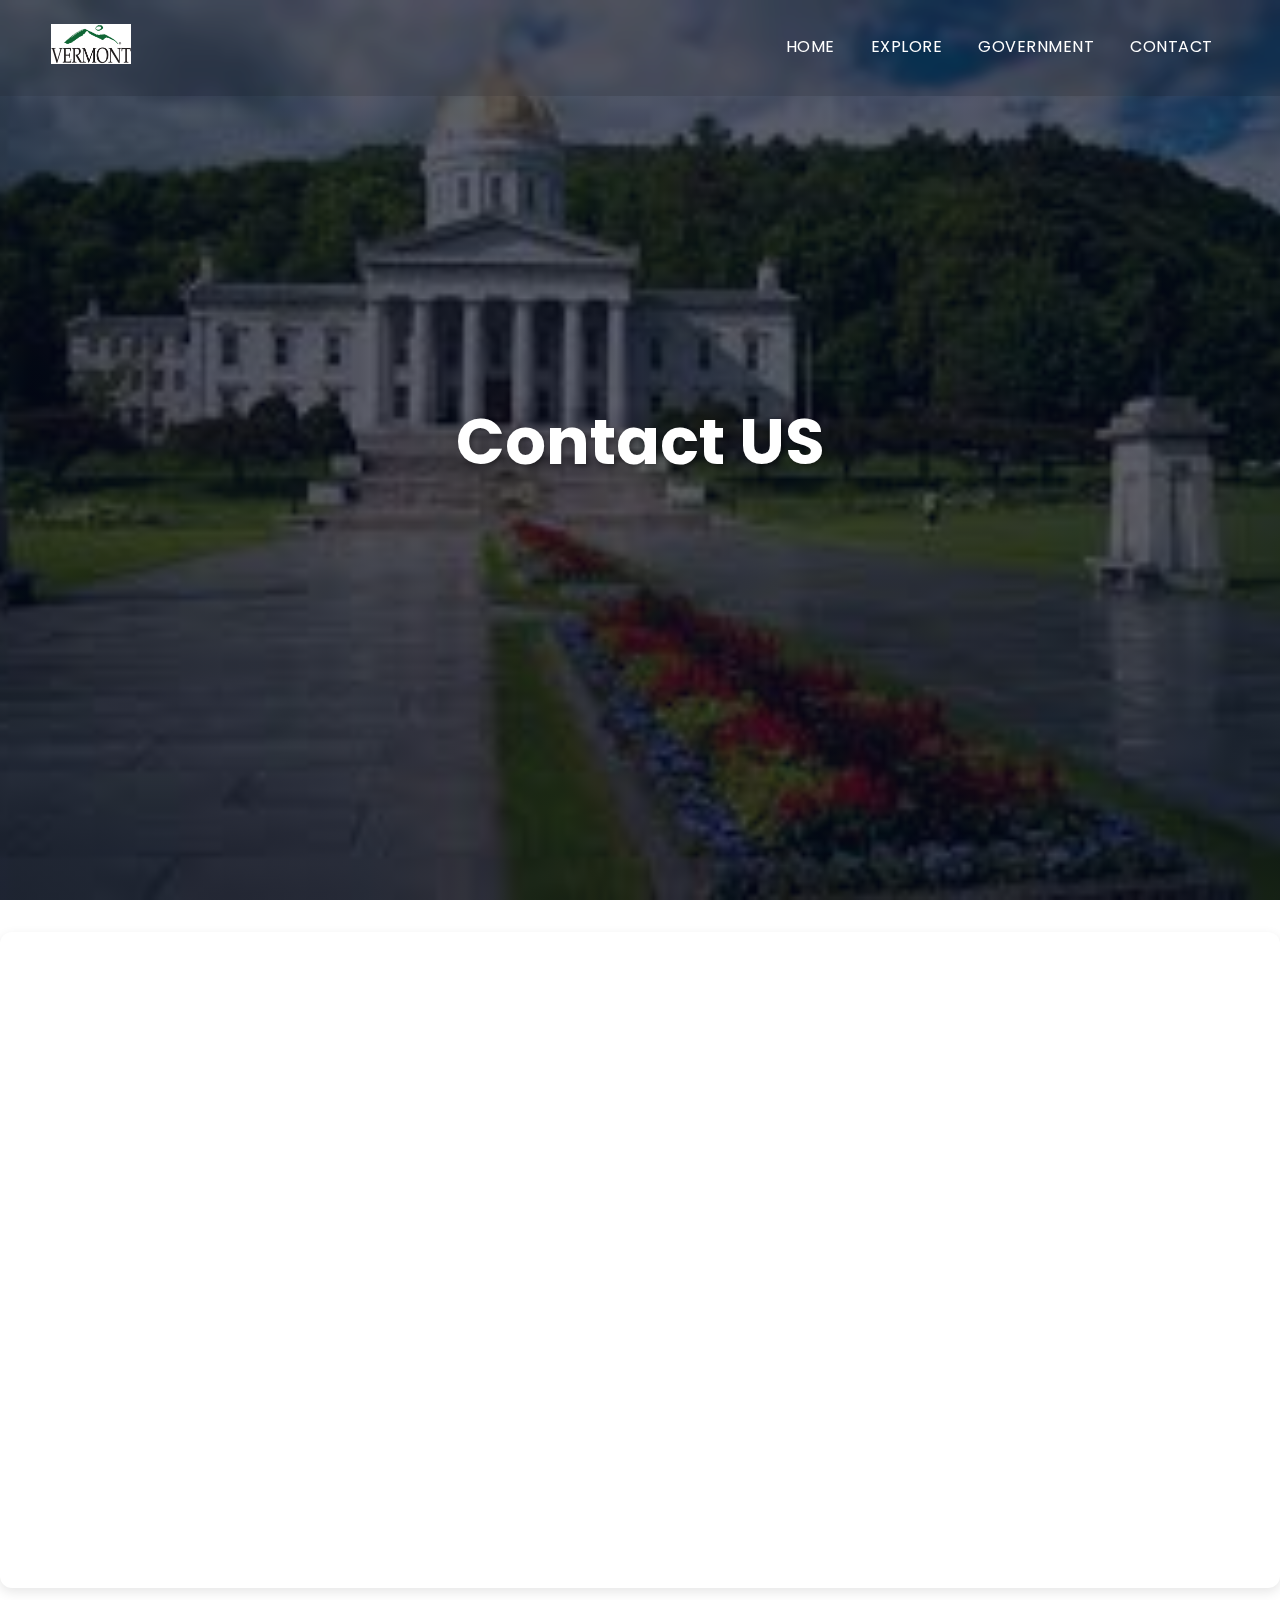
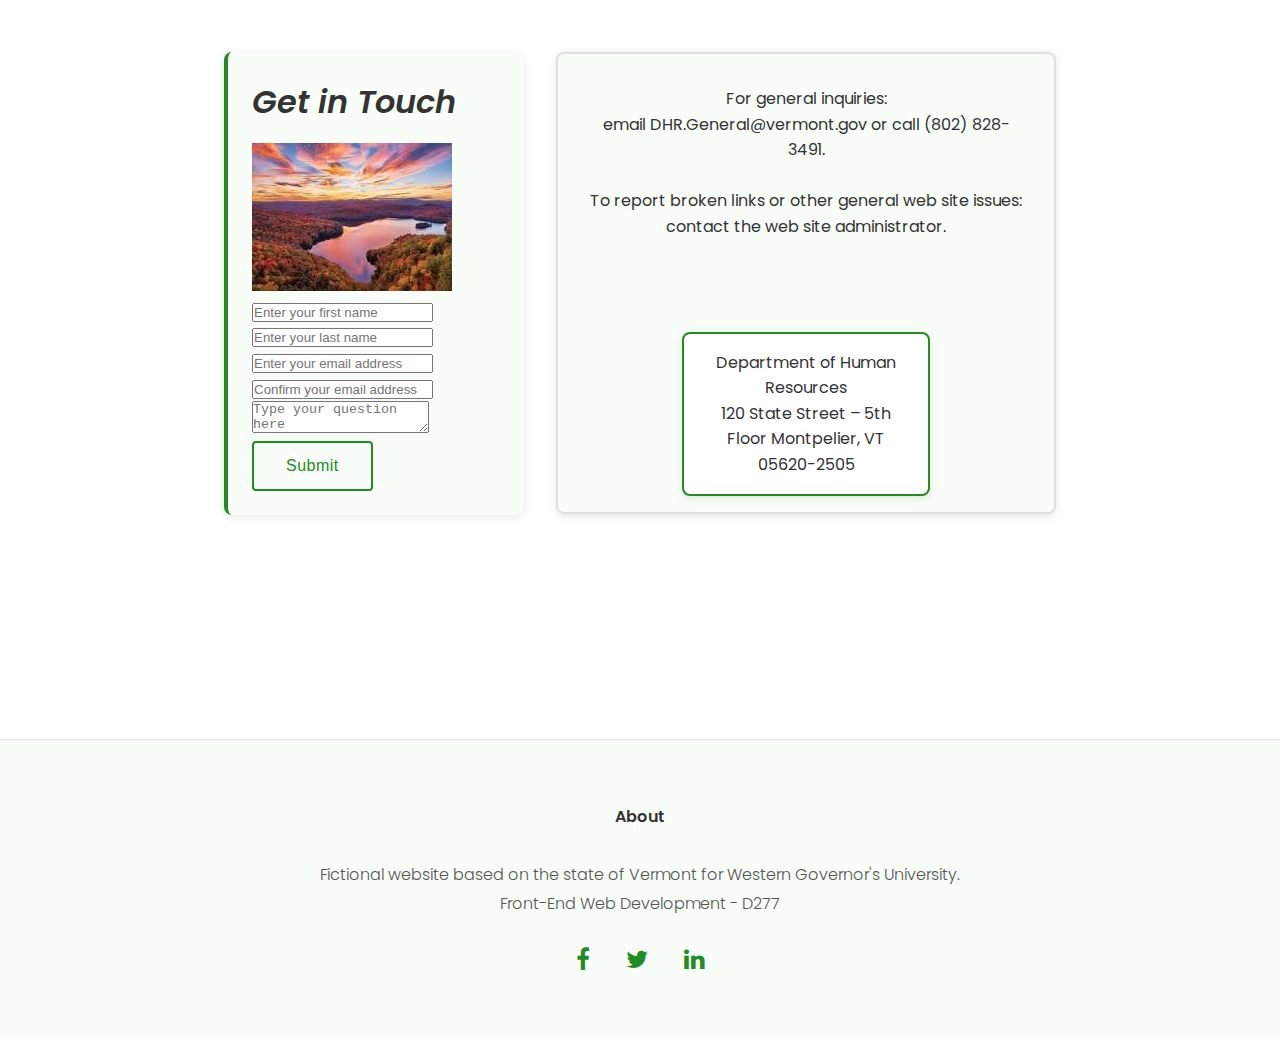
<file: pages/contact.html>
<!DOCTYPE html>

<html lang="en">

<head>
  <meta charset="UTF-8">
  <meta name="viewport" content="width=device-width, initial-scale=1.0">
  <title>Contact Us</title>
  <link rel="stylesheet" href="../css/style.css">
  <script src="../js/script.js"></script>
  <link href="https://fonts.googleapis.com/css?family=Poppins:100,200,300,400,600,700&display=swap" rel="stylesheet">
  <link rel="stylesheet" href="https://stackpath.bootstrapcdn.com/font-awesome/4.7.0/css/font-awesome.min.css">
</head>

<header>

  <section class="header">

    <nav>

      <a href="../index.html"><img src="../images/State Logo.png" alt="Vermont State Logo"></a>

      <div class="nav-links" id="navLinks">
        <i class="fa fa-close" onclick="hideMenu()"></i>

        <ul>
          <li><a href="../index.html">HOME</a></li>
          <li><a href="explore.html">EXPLORE</a></li>
          <li><a href="government.html">GOVERNMENT</a></li>
          <li><a href="contact.html">CONTACT</a></li>
        </ul>

      </div>

      <i class="fa fa-bars" onclick="showMenu()"></i>

    </nav>

    <div class="text-box">
      <h1 style="color: white;">Contact US</h1>
    </div>

  </section>

</header>

  <!------- Map and Rel/Abs ------->

  <body>

  <section class="location">
    <p style="text-align: center;"><iframe
        src="https://www.google.com/maps/embed?pb=!1m18!1m12!1m3!1d1472629.5255936172!2d-72.451476!3d43.8717955!2m3!1f0!2f0!3f0!3m2!1i1024!2i768!4f13.1!3m3!1m2!1s0x4cb4dc6c48daceff%3A0x264d897436546bb4!2sVermont!5e0!3m2!1sen!2sus!4v1712021587621!5m2!1sen!2sus"
        width="600" height="450" style="border:0;" allowfullscreen="" loading="lazy"
        referrerpolicy="no-referrer-when-downgrade"></iframe></p>
  </section>

  <section>
    
  <aside class="aside">
      <h2>Get in Touch</h2>
    <img src="../images/contact.jpg" alt="Sunset over Vermont">
      <form id="contactForm" aria-label="Contact form">
          <label for="firstName" class="sr-only">First Name</label>
          <input type="text" id="firstName" name="firstName" placeholder="Enter your first name" aria-label="First name" required><br>
          <label for="lastName" class="sr-only">Last Name</label>
          <input type="text" id="lastName" name="lastName" placeholder="Enter your last name" aria-label="Last name" required><br>
          <label for="email" class="sr-only">Email Address</label>
          <input type="email" id="email" name="email" placeholder="Enter your email address" aria-label="Email address" required><br>
          <label for="confirmEmail" class="sr-only">Confirm Email</label>
          <input type="email" id="confirmEmail" name="confirmEmail" placeholder="Confirm your email address" aria-label="Confirm email address" required><br>
          <label for="question" class="sr-only">Your Question</label>
          <textarea id="question" name="question" placeholder="Type your question here" aria-label="Your question or message"></textarea><br>
          <input type="submit" value="Submit" class="cities-tb green-btn" aria-label="Submit contact form">
      </form>
  </aside>

    <div class="relative" style="text-align:center;">For general inquiries:<br> email DHR.General@vermont.gov or call
      (802) 828-3491.<br><br>
      To report broken links or other general web site issues:<br> contact the web site administrator.
      <div class="absolute" style="text-align:center">Department of Human Resources<br>
        120 State Street – 5th Floor
        Montpelier, VT 05620-2505</div>
    </div>

  </section>
  <br>
  <br>
  <br>
  <br>
  <br>

  <!-------- footer ---------->

  <section class="footer">
    
    <h4>About</h4>
    <p>Fictional website based on the state of Vermont for Western Governor's University. <br> Front-End Web Development
      - D277</p>

    <div class="icons">
      <a href="https://www.facebook.com/MyVermont/" aria-label="Visit Vermont on Facebook" target="_blank" rel="noopener noreferrer"><i class="fa fa-facebook" aria-hidden="true"></i></a>
      <a href="https://twitter.com/vermontgov?lang=en" aria-label="Visit Vermont on Twitter" target="_blank" rel="noopener noreferrer"><i class="fa fa-twitter" aria-hidden="true"></i></a>
      <a href="https://www.linkedin.com/company/state-of-vermont/" aria-label="Visit Vermont on LinkedIn" target="_blank" rel="noopener noreferrer"><i class="fa fa-linkedin" aria-hidden="true"></i></a>
    </div>

  </section>


  <!----JavaScript for toggle menu---->
  <script>
    var navLinks = document.getElementById("navLinks");

    function showMenu() {
      navLinks.style.right = "0";
    }

    function hideMenu() {
      navLinks.style.right = "-200px";
    }
  </script>

</body>

</html>
</file>
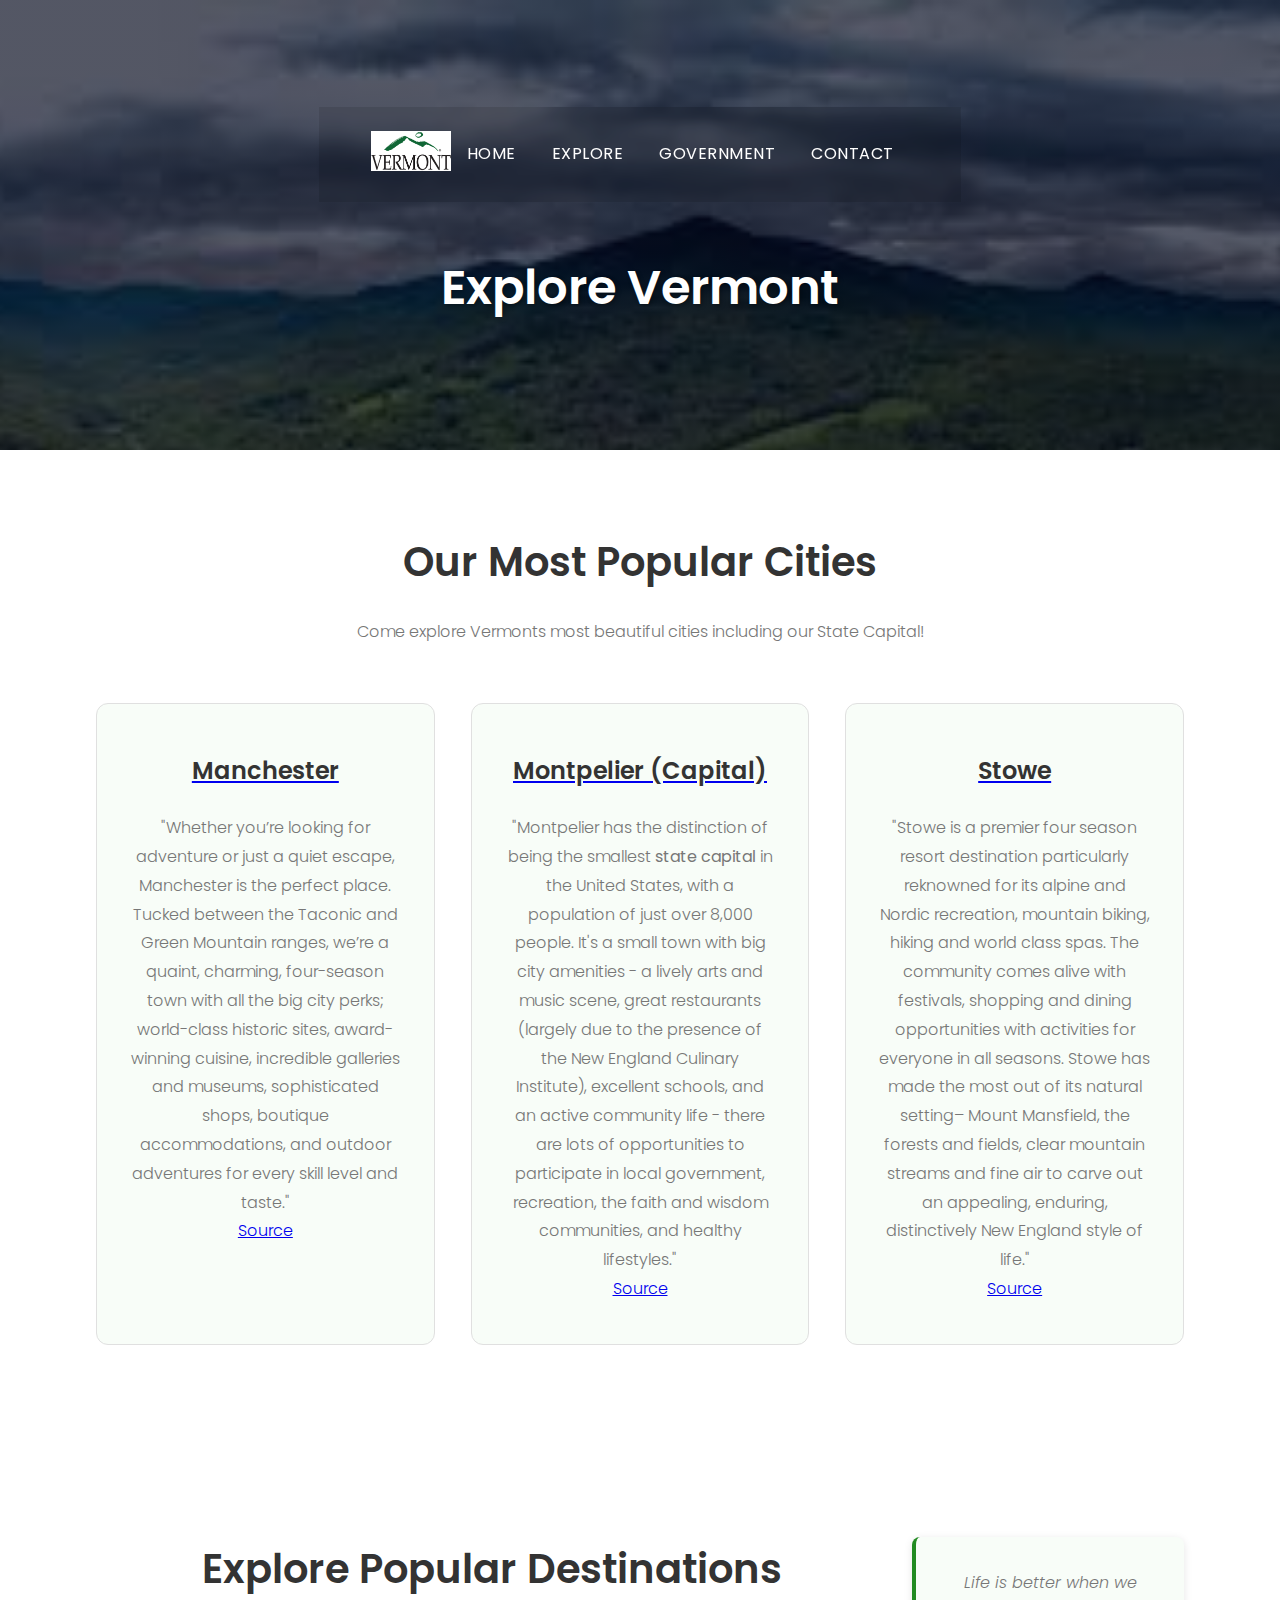
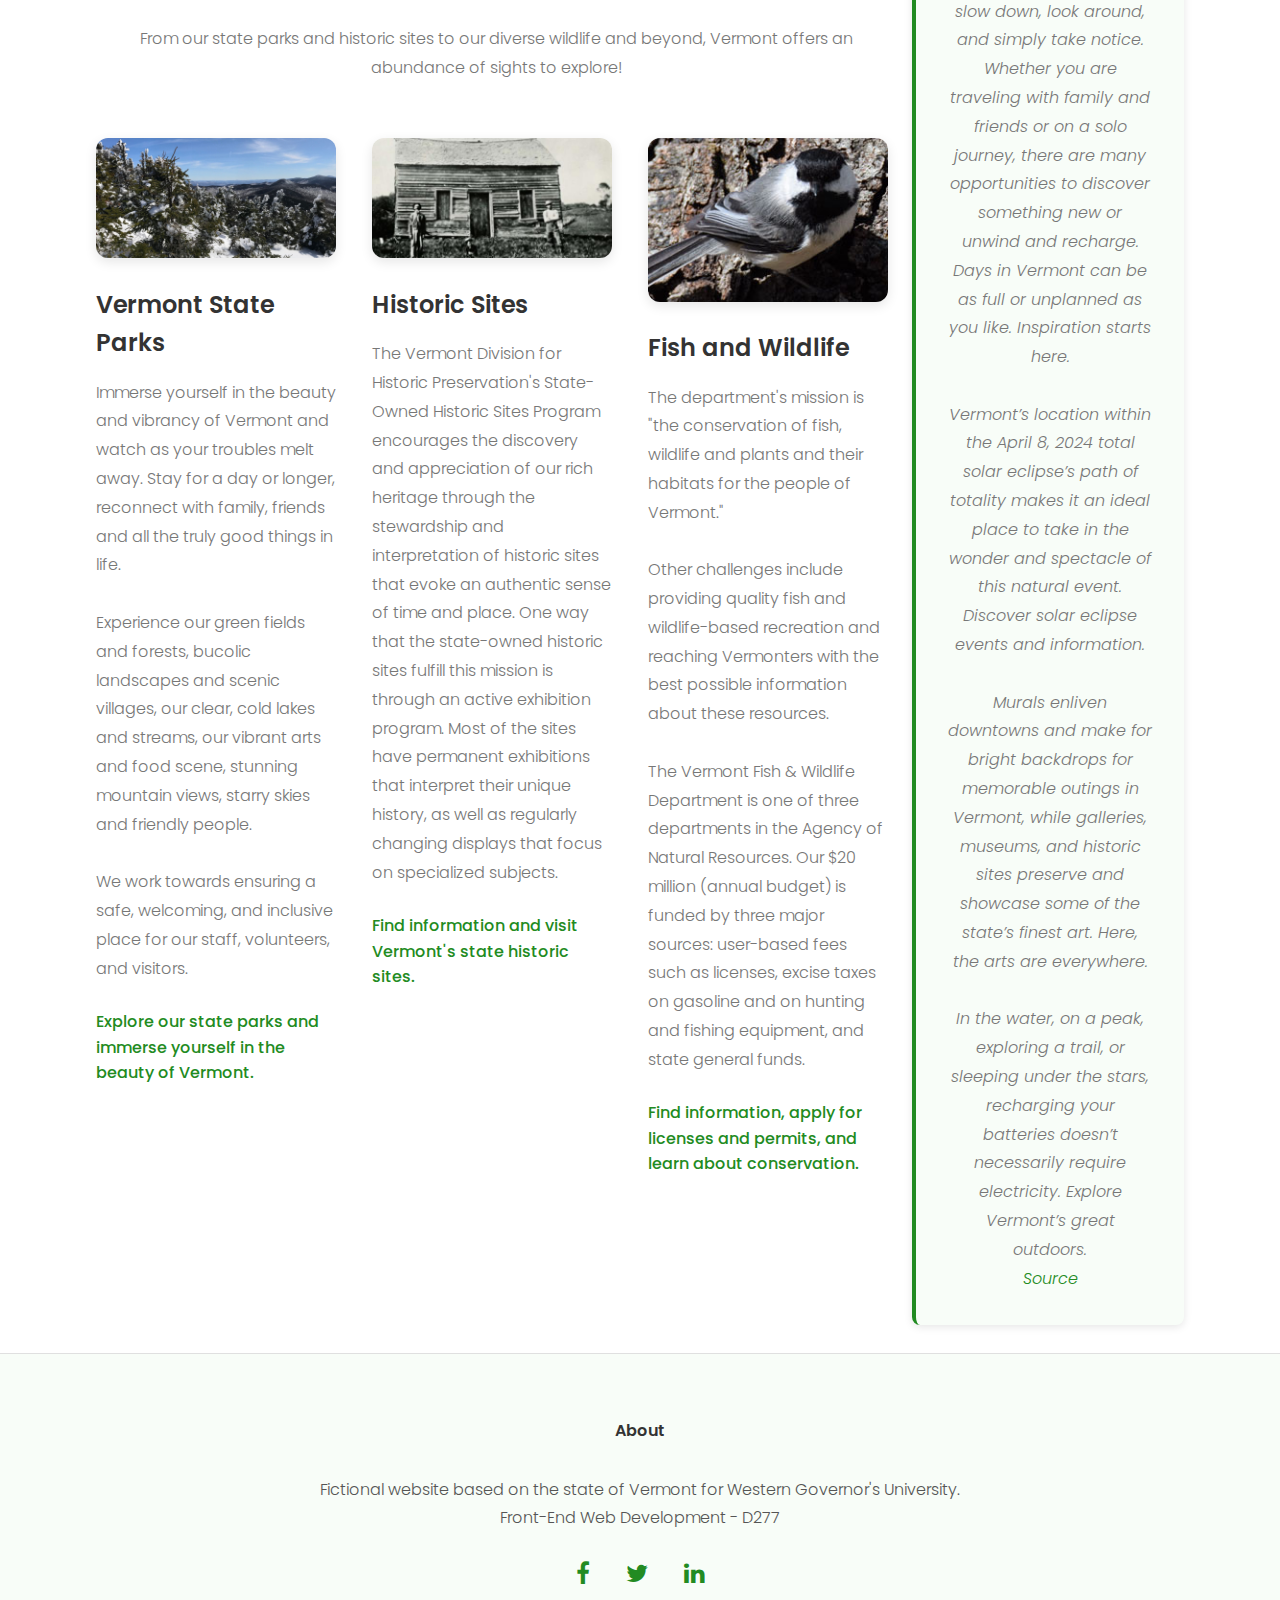
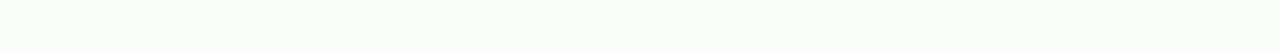
<file: pages/explore.html>
<!DOCTYPE html>

<html lang="en">

<head>
  <meta charset="UTF-8">
  <meta name="viewport" content="width=device-width, initial-scale=1.0">
  <title>Explore Vermont</title>
  <link rel="stylesheet" href="../css/style.css">
  <link href="https://fonts.googleapis.com/css?family=Poppins:100,200,300,400,600,700&display=swap" rel="stylesheet">
  <link rel="stylesheet" href="https://stackpath.bootstrapcdn.com/font-awesome/4.7.0/css/font-awesome.min.css">
</head>

<header>

  <section class="sub-header">

    <nav>
      <a href="../index.html"><img src="../images/State Logo.png" alt="Vermont Green Mountain Range"></a>

      <div class="nav-links" id="navLinks">
        <i class="fa fa-close" onclick="hideMenu()"></i>

        <ul>
          <li><a href="../index.html">HOME</a></li>
          <li><a href="explore.html">EXPLORE</a></li>
          <li><a href="government.html">GOVERNMENT</a></li>
          <li><a href="contact.html">CONTACT</a></li>
        </ul>

      </div>

      <i class="fa fa-bars" onclick="showMenu()"></i>

    </nav>

    <h1 style="color: white;">Explore Vermont</h1>

  </section>

</header>


  <!---------- Popular Destinations ----------->

  <body>

  <section class="think">

    <h1>Our Most Popular Cities</h1>
    <p>Come explore Vermonts most beautiful cities including our State Capital!</p>

    <div class="row">

      <div class="think-col">
        <a href="manchester.html">
          <h3>Manchester</h3>
        </a>
        <p>"Whether you’re looking for adventure or just a quiet escape, Manchester is the perfect place. Tucked between
          the Taconic and Green Mountain ranges, we’re a quaint, charming, four-season town with all the big city perks;
          world-class historic sites, award-winning cuisine, incredible galleries and museums, sophisticated shops,
          boutique accommodations, and outdoor adventures for every skill level and taste."
          <br>
          <a href="https://www.manchestervermont.com/things-to-do/">Source</a>
        </p>
      </div>

      <div class="think-col">
        <a href="montpelier.html">
          <h3>Montpelier (Capital)</h3>
        </a>
        <p>"Montpelier has the distinction of being the smallest <strong> state capital</strong> in the United States,
          with a population of just over 8,000 people. It's a small town with big city amenities - a lively arts and
          music scene, great restaurants (largely due to the presence of the New England Culinary Institute), excellent
          schools, and an active community life - there are lots of opportunities to participate in local government,
          recreation, the faith and wisdom communities, and healthy lifestyles."
          <br>
          <a href="https://www.montpelier-vt.org/551/Welcome-to-Montpelier">Source</a>
        </p>
      </div>

      <div class="think-col">
        <a href="stowe.html">
          <h3>Stowe</h3>
        </a>
        <p>"Stowe is a premier four season resort destination particularly reknowned for its alpine and Nordic
          recreation, mountain biking, hiking and world class spas. The community comes alive with festivals, shopping
          and dining opportunities with activities for everyone in all seasons. Stowe has made the most out of its
          natural setting– Mount Mansfield, the forests and fields, clear mountain streams and fine air to carve out an
          appealing, enduring, distinctively New England style of life."
          <br>
          <a
            href="https://www.townofstowevt.org/aboutstowe#:~:text=Stowe%20is%20a%20premier%20four,for%20everyone%20in%20all%20seasons.">Source</a>
        </p>
      </div>

    </div>

  </section>

  <!---------- Explore Popular destinations ---------->

  <section class="events">

    <aside class="asidetwo">

      <p>
        Life is better when we slow down, look around, and simply take notice. Whether you are traveling with family and friends or on a solo journey, there are many opportunities to discover something new or unwind and recharge. Days in Vermont can be as full or unplanned as you like. Inspiration starts here.
        <br>
        <br>
        Vermont’s location within the April 8, 2024 total solar eclipse’s path of totality makes it an ideal place to take in the wonder and spectacle of this natural event. Discover solar eclipse events and information.
        <br>
        <br>
        Murals enliven downtowns and make for bright backdrops for memorable outings in Vermont, while galleries, museums, and historic sites preserve and showcase some of the state’s finest art. Here, the arts are everywhere.
        <br>
        <br>
        In the water, on a peak, exploring a trail, or sleeping under the stars, recharging your batteries doesn’t necessarily require electricity. Explore Vermont’s great outdoors.
        <br>
        <a href="https://vermontvacation.com/things-to-do?utm_source=homepagerotator&utm_medium=banner-pos-3&utm_campaign=spring-24_&utm_content=things_to_do_activities_to_inspire_spring-covered-bridge">Source</a>
      </p>
      
    </aside>

    <h1>Explore Popular Destinations</h1>
    <p>From our state parks and historic sites to our diverse wildlife and beyond, Vermont offers an abundance of sights
      to explore!</p>

    <div class="row">

      <div class="events-col">
        <img src="../images/manfield-summit-winter.jpg" alt="Photo of manfield Summit in the Winter time, covered in snow.">
        <h3>Vermont State Parks</h3>
        <p>Immerse yourself in the beauty and vibrancy of Vermont and watch as your troubles melt away. Stay for a day
          or longer, reconnect with family, friends and all the truly good things in life.
          <br>
          <br>
          Experience our green fields and forests, bucolic landscapes and scenic villages, our clear, cold lakes and
          streams, our vibrant arts and food scene, stunning mountain views, starry skies and friendly people.
          <br>
          <br>
          We work towards ensuring a safe, welcoming, and inclusive place for our staff, volunteers, and visitors.
        </p>
        <br>
        <a href="https://www.vtstateparks.com/">Explore our state parks and immerse yourself in the beauty of
          Vermont.</a>
      </div>

      <div class="events-col">
        <img src="../images/Chester historic house.jpg" alt="Photo of Chester historic house with two men standing in front.">
        <h3>Historic Sites</h3>
        <p>The Vermont Division for Historic Preservation's State-Owned Historic Sites Program encourages the discovery
          and appreciation of our rich heritage through the stewardship and interpretation of historic sites that evoke
          an authentic sense of time and place. One way that the state-owned historic sites fulfill this mission is
          through an active exhibition program. Most of the sites have permanent exhibitions that interpret their unique
          history, as well as regularly changing displays that focus on specialized subjects.</p>
        <br>
        <a href="https://historicsites.vermont.gov/">Find information and visit Vermont's state historic sites.</a>
      </div>

      <div class="events-col">
        <img src="../images/birding-getting-started-thumbnail.jpeg" alt="Photo of bird with white, grey and black spots.">
        <h3>Fish and Wildlife</h3>
        <p>The department's mission is "the conservation of fish, wildlife and plants and their habitats for the people
          of Vermont."
          <br>
          <br>
          Other challenges include providing quality fish and wildlife-based recreation and reaching Vermonters with the best possible information about these resources.
          <br>
          <br>
          The Vermont Fish & Wildlife Department is one of three departments in the Agency of Natural Resources. Our $20 million (annual budget) is funded by three major sources: user-based fees such as licenses, excise taxes on gasoline and on hunting and fishing equipment, and state general funds.</p>
        <br>
        <a href="https://vtfishandwildlife.com/">Find information, apply for licenses and permits, and learn about
          conservation.</a>
      </div>

    </div>

  </section>

  <!-------- footer ---------->

  <section class="footer">

    <h4>About</h4>
    <p>Fictional website based on the state of Vermont for Western Governor's University. <br> Front-End Web Development
      - D277</p>

    <div class="icons">
      <a href="https://www.facebook.com/MyVermont/"><i class="fa fa-facebook"></i></a>
      <a href="https://twitter.com/vermontgov?lang=en"><i class="fa fa-twitter"></i></a>
      <a href="https://www.linkedin.com/company/state-of-vermont/"><i class="fa fa-linkedin"></i></a>
    </div>

  </section>


  <!----JavaScript for toggle menu---->
  <script>
    var navLinks = document.getElementById("navLinks");

    function showMenu() {
      navLinks.style.right = "0";
    }

    function hideMenu() {
      navLinks.style.right = "-200px";
    }
  </script>

</body>

</html>
</file>
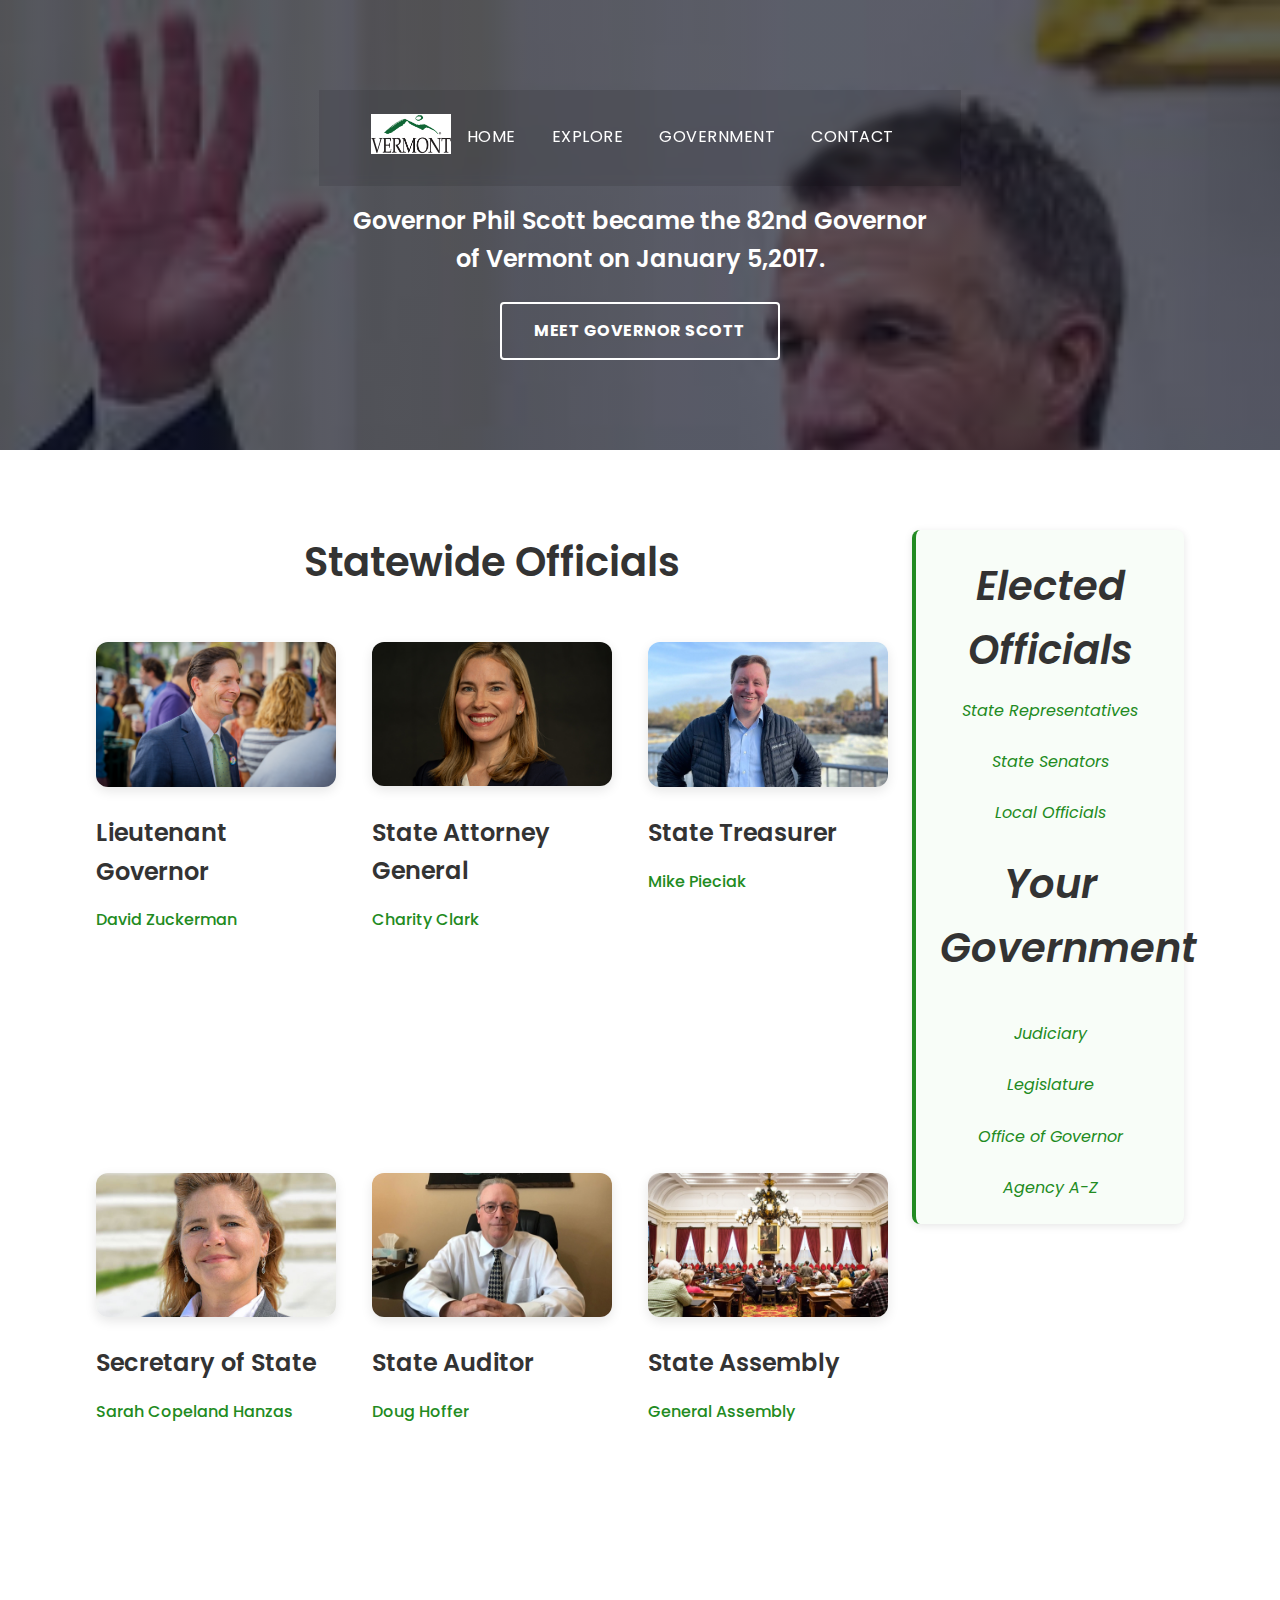
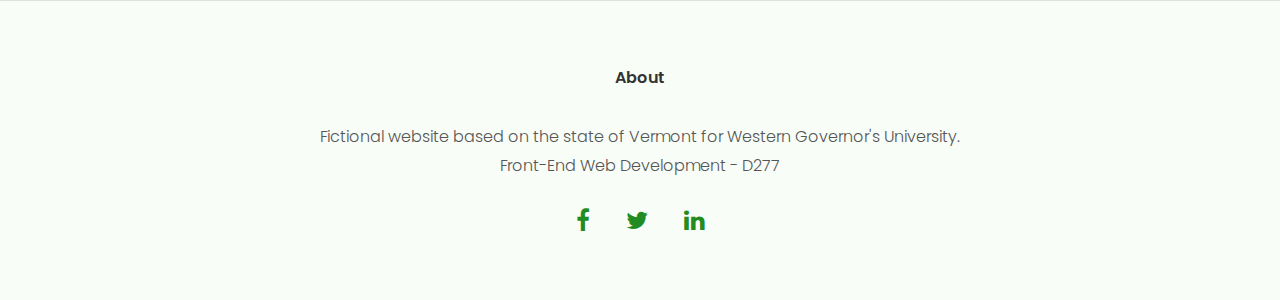
<file: pages/government.html>
<!DOCTYPE html>

<html lang="en">

<head>
  <meta charset="UTF-8">
  <meta name="viewport" content="width=device-width, initial-scale=1.0">
  <title>Government</title>
  <link rel="stylesheet" href="../css/style.css">
  <link href="https://fonts.googleapis.com/css?family=Poppins:100,200,300,400,600,700&display=swap" rel="stylesheet">
  <link rel="stylesheet" href="https://stackpath.bootstrapcdn.com/font-awesome/4.7.0/css/font-awesome.min.css">
</head>

<header>

  <section class="sub-headertwo">

    <nav>
      <a href="../index.html"><img src="../images/State Logo.png" alt="Vermont Green Mountain Range"></a>

      <div class="nav-links" id="navLinks">
        <i class="fa fa-close" onclick="hideMenu()"></i>

        <ul>
          <li><a href="../index.html">HOME</a></li>
          <li><a href="explore.html">EXPLORE</a></li>
          <li><a href="government.html">GOVERNMENT</a></li>
          <li><a href="contact.html">CONTACT</a></li>
        </ul>

      </div>

      <i class="fa fa-bars" onclick="showMenu()"></i>

    </nav>

    <div>
      <h3>Governor Phil Scott became the 82nd Governor <br>of Vermont on January 5,2017.</h3>
      <a href="https://governor.vermont.gov/" class="cities-tb"><strong>MEET GOVERNOR SCOTT</strong></a>
    </div>

  </section>

</header>


  <!---------- Statewide Officials ----------->

  <body>

  <section class="events">

    <aside class="asidetwo">
      <h1>Elected Officials</h1>
      <a href="https://legislature.vermont.gov/people/all/2018/House">State Representatives</a>
      <br>
      <br>
      <a href="https://legislature.vermont.gov/people/all/2018/Senate">State Senators</a>
      <br>
      <br>
      <a href="https://www.vlct.org/municipal-directory">Local Officials</a>
      <br>
      <br>

      <h1>Your Government</h1>
      
      <br>
      <a href="https://www.vermontjudiciary.org/">Judiciary</a>
      <br>
      <br>
      <a href="https://legislature.vermont.gov/">Legislature</a>
      <br>
      <br>
      <a href="https://governor.vermont.gov/">Office of Governor</a>
      <br>
      <br>
      <a href="https://www.vermont.gov/government/agency-a-z#gsc.tab=0">Agency A-Z</a>

    </aside>

      <h1>Statewide Officials</h1>

          <div class="row">

              <div class="events-col">
                  <img src="../images/David.jpeg" alt="Photo of David Zuckeran">
                  <h3>Lieutenant Governor</h3>
                <a href="https://ltgov.vermont.gov/" target="_blank">David Zuckerman</a>
              </div>

              <div class="events-col">
                  <img src="../images/charity.jpg" alt="Photo of Charity Clark">
                  <h3>State Attorney General</h3>
                  <a href="https://ago.vermont.gov/" target="_blank">Charity Clark</a>
              </div>

              <div class="events-col">
                  <img src="../images/MikePieciak.jpeg" alt="Photo of Mike Pieciak">
                  <h3>State Treasurer</h3>
                  <a href="https://www.vermonttreasurer.gov/" target="_blank">Mike Pieciak</a>
              </div>

          </div>
   </section>

  <section class="events">

          <div class="row">

              <div class="events-col">
                  <img src="../images/SarahCopelandHanzas.jpg" alt="Photo of Sarah Copeland Hanzas">
                  <h3>Secretary of State</h3>
                <a href="https://sos.vermont.gov/" target="_blank">Sarah Copeland Hanzas</a>
              </div>

              <div class="events-col">
                  <img src="../images/doug-hoffer.jpg" alt="Photo of Doug Hoffer">
                  <h3>State Auditor</h3>
                  <a href="https://auditor.vermont.gov/" target="_blank">Doug Hoffer</a>
              </div>

              <div class="events-col">
                  <img src="../images/general-assembly.jpg" alt="Photo of General Assembly">
                  <h3>State Assembly</h3>
                  <a href="https://legislature.vermont.gov/" target="_blank">General Assembly</a>
              </div>

          </div>
  </section>


  <!-------- footer ---------->

  <section class="footer">

    <h4>About</h4>
    <p>Fictional website based on the state of Vermont for Western Governor's University. <br> Front-End Web Development
      - D277</p>

    <div class="icons">
      <a href="https://www.facebook.com/MyVermont/"><i class="fa fa-facebook"></i></a>
      <a href="https://twitter.com/vermontgov?lang=en"><i class="fa fa-twitter"></i></a>
      <a href="https://www.linkedin.com/company/state-of-vermont/"><i class="fa fa-linkedin"></i></a>
    </div>

  </section>


  <!----JavaScript for toggle menu---->
  <script>
    var navLinks = document.getElementById("navLinks");

    function showMenu() {
      navLinks.style.right = "0";
    }

    function hideMenu() {
      navLinks.style.right = "-200px";
    }
  </script>

</body>

</html>
</file>
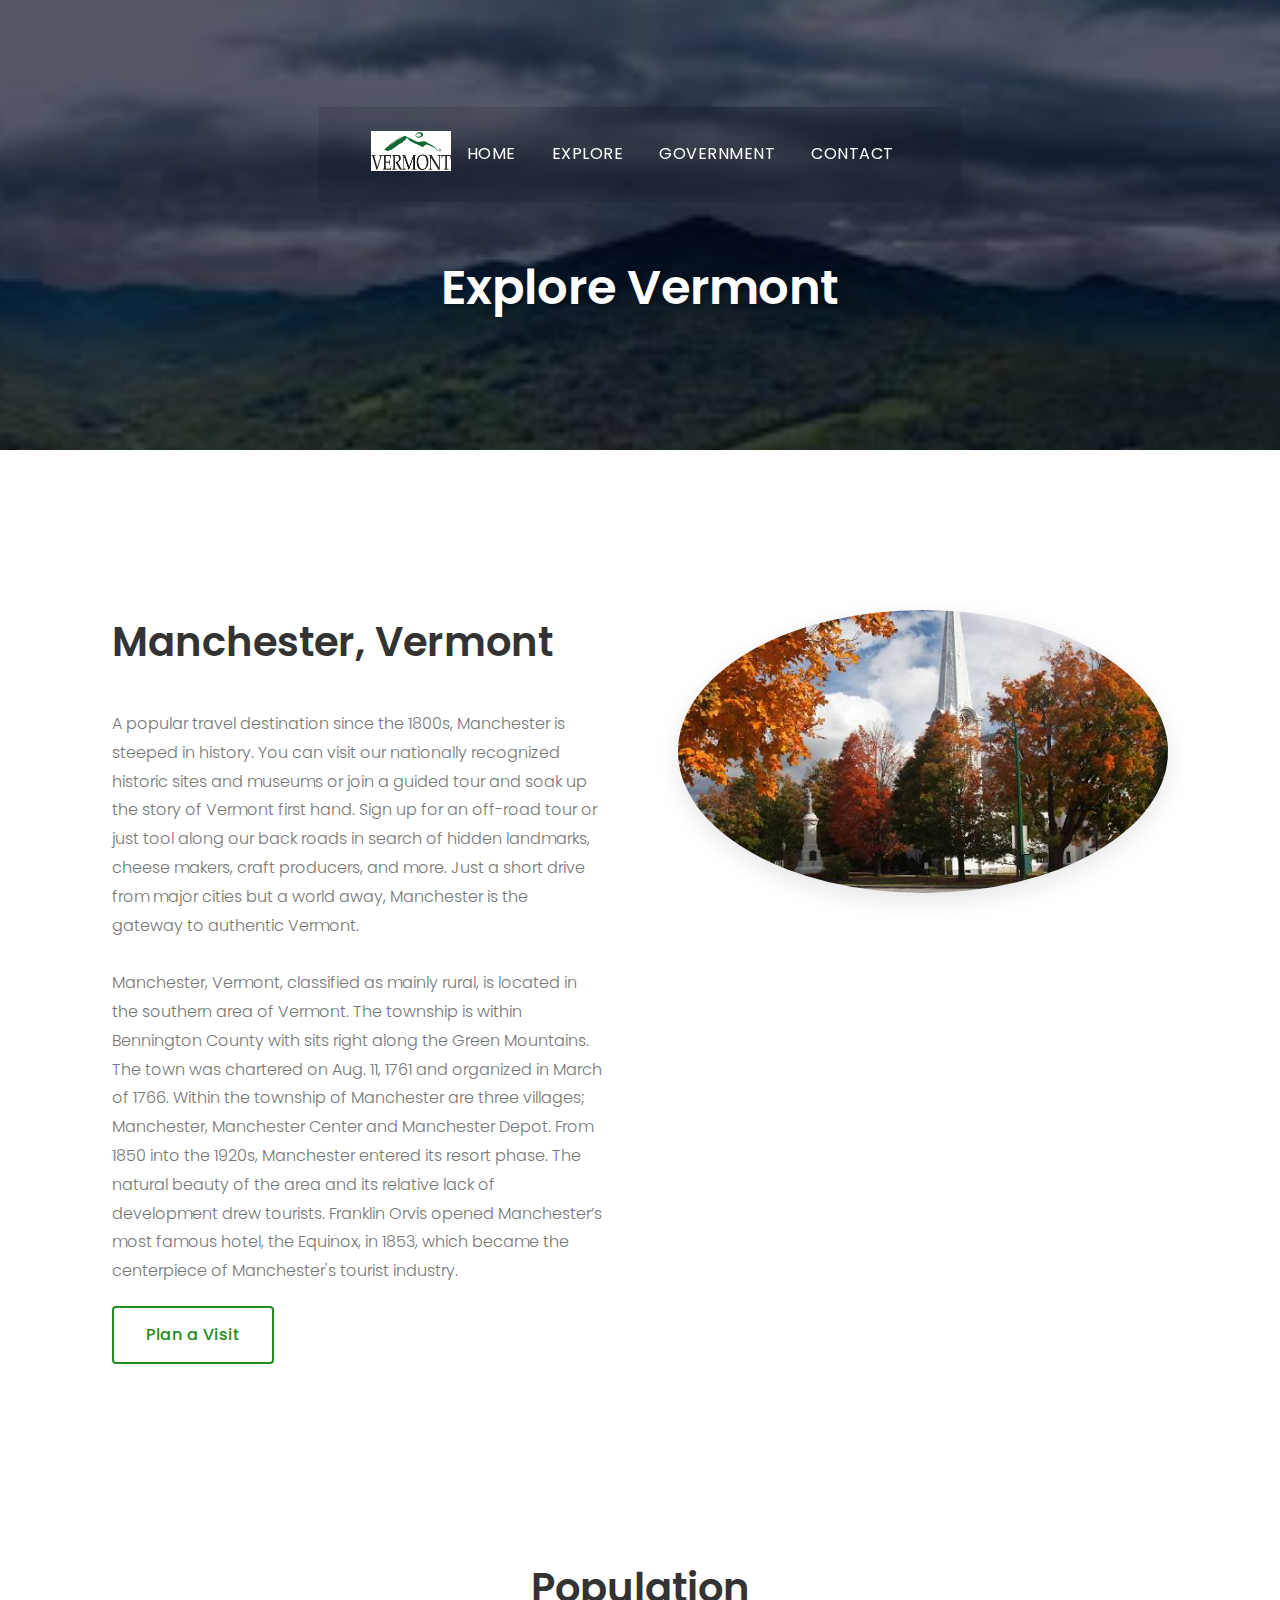
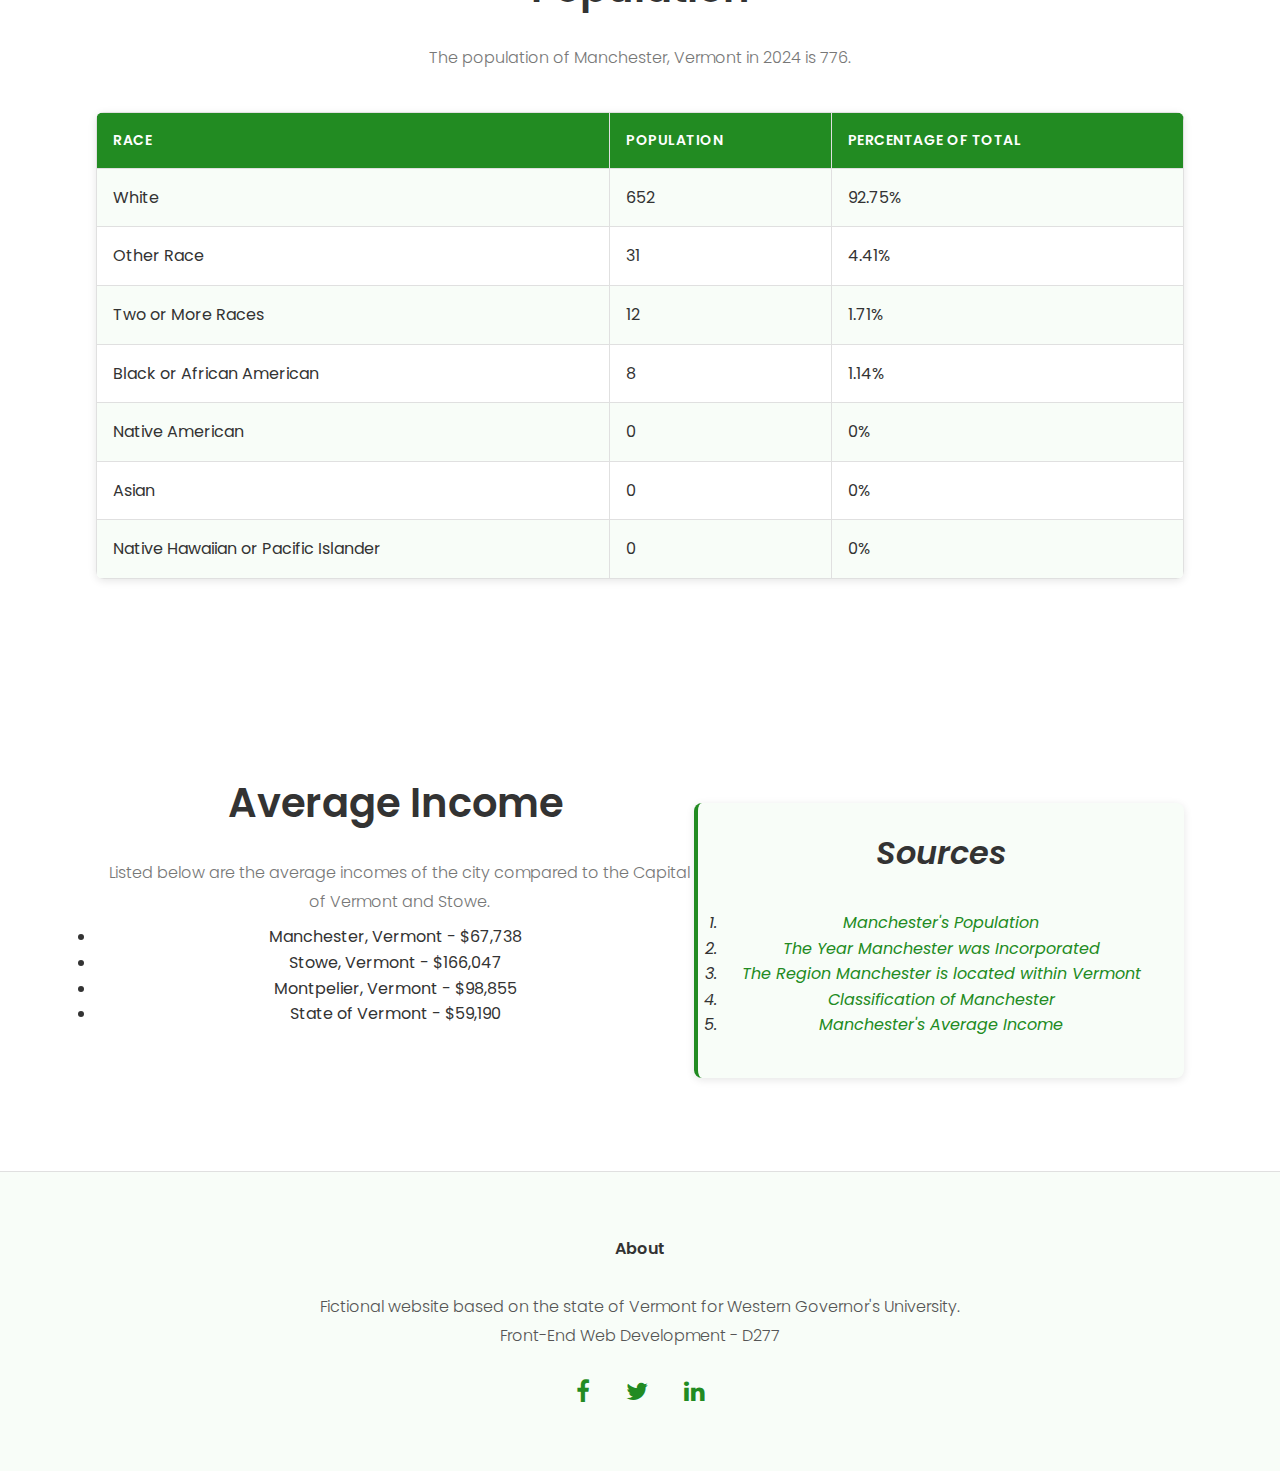
<file: pages/manchester.html>
<!DOCTYPE html>

<html lang="en">

<head>
  <meta charset="UTF-8">
  <meta name="viewport" content="width=device-width, initial-scale=1.0">
  <title>Manchester Vermont</title>
  <link rel="stylesheet" href="../css/style.css">
  <link href="https://fonts.googleapis.com/css?family=Poppins:100,200,300,400,600,700&display=swap" rel="stylesheet">
  <link rel="stylesheet" href="https://stackpath.bootstrapcdn.com/font-awesome/4.7.0/css/font-awesome.min.css">
</head>

<header>

  <section class="sub-header">

    <nav>
      <a href="../index.html"><img src="../images/State Logo.png" alt="Vermont Green Mountain Range"></a>

      <div class="nav-links" id="navLinks">
        <i class="fa fa-close" onclick="hideMenu()"></i>

        <ul>
          <li><a href="../index.html">HOME</a></li>
          <li><a href="explore.html">EXPLORE</a></li>
          <li><a href="government.html">GOVERNMENT</a></li>
          <li><a href="contact.html">CONTACT</a></li>
        </ul>

      </div>

      <i class="fa fa-bars" onclick="showMenu()"></i>

    </nav>

    <h1 style="color: white;">Explore Vermont</h1>

  </section>

</header>

  <!------- Manchester, Vermont -------->

  <body>

  <section class="city-us">

    <div class="row">

      <div class="city-col">
        <h1>Manchester, Vermont</h1>
        <p>A popular travel destination since the 1800s, Manchester is steeped in history. You can visit our nationally
          recognized historic sites and museums or join a guided tour and soak up the story of Vermont first hand. Sign
          up for an off-road tour or just tool along our back roads in search of hidden landmarks, cheese makers, craft
          producers, and more. Just a short drive from major cities but a world away, Manchester is the gateway to
          authentic Vermont.
          <br>
          <br>
          Manchester, Vermont, classified as mainly rural, is located in the southern area of Vermont. The township is
          within Bennington County with sits right along the Green Mountains. The town was chartered on Aug. 11, 1761
          and organized in March of 1766. Within the township of Manchester are three villages; Manchester, Manchester
          Center and Manchester Depot. From 1850 into the 1920s, Manchester entered its resort phase. The natural beauty
          of the area and its relative lack of development drew tourists. Franklin Orvis opened Manchester’s most famous
          hotel, the Equinox, in 1853, which became the centerpiece of Manchester's tourist industry.
        </p>
        <a href="https://www.manchestervermont.com/" class="cities-tb green-btn">Plan a Visit</a>
      </div>

      <div class="city-col">
        <img id="round" src="../images/Manchester.jpg" alt="Photo of White building in Manchester in the Fall season.">
      </div>

    </div>
  </section>

  <!------- Population -------->

  <section class=think>

    <h1>Population</h1>
    <p>The population of Manchester, Vermont in 2024 is 776.</p>

    <table>
      <tr>
        <th>Race</th>
        <th>Population</th>
        <th>Percentage of Total</th>
      </tr>
      
      <tr>
        <td>White</td>
        <td>652</td>
        <td>92.75%</td>
      </tr>
      
      <tr>
        <td>Other Race</td>
        <td>31</td>
        <td>4.41%</td>
      </tr>
      
      <tr>
        <td>Two or More Races</td>
        <td>12</td>
        <td>1.71%</td>
      </tr>
      
      <tr>
        <td>Black or African American</td>
        <td>8</td>
        <td>1.14%</td>
        </tr>
      
      <tr>
        <td>Native American</td>
        <td>0</td>
        <td>0%</td>
        </tr>
      
      <tr>
        <td>Asian</td>
        <td>0</td>
        <td>0%</td>
        </tr>

      <tr>
        <td>Native Hawaiian or Pacific Islander</td>
        <td>0</td>
        <td>0%</td>
      </tr>
      
    </table>

  </section>

  <!------- Population / Sources -------->

  <section class=think>

    <aside class="aside">

      <h2>Sources</h2>
      <p>
        <ol>
          <li><a href="https://worldpopulationreview.com/us-cities/manchester-vt-population">Manchester's Population</a></li>
          <li><a href="https://www.familysearch.org/en/wiki/Manchester,_Bennington_County,_Vermont_Genealogy#:~:text=Manchester%20is%20a%20town%20in,organized%20in%20March%20of%201766">The Year Manchester was Incorporated</a></li>
          <li><a href="https://discoverymap.com/manchester-vt">The Region Manchester is located within Vermont</a></li>
          <li><a href="https://www.ers.usda.gov/webdocs/DataFiles/53180/25600_VT.pdf?v=0">Classification of Manchester</a></li>
          <li><a href="https://www.forbes.com/advisor/business/average-salary-by-state/">Manchester's Average Income</a></li>
        </ol>
      </p>

    </aside>
    
    <h1>Average Income</h1>
    <p>Listed below are the average incomes of the city compared to the Capital of Vermont and Stowe.</p>

    <div>
      
      <ul>
        <li>Manchester, Vermont - $67,738</li>
        <li>Stowe, Vermont - $166,047</li>
        <li>Montpelier, Vermont - $98,855</li>
        <li>State of Vermont - $59,190</li>
      </ul>
      
    </div>
    
  </section>

  <!-------- footer ---------->

  <section class="footer">

    <h4>About</h4>
    <p>Fictional website based on the state of Vermont for Western Governor's University. <br> Front-End Web Development
      - D277</p>

    <div class="icons">
      <a href="https://www.facebook.com/MyVermont/"><i class="fa fa-facebook"></i></a>
      <a href="https://twitter.com/vermontgov?lang=en"><i class="fa fa-twitter"></i></a>
      <a href="https://www.linkedin.com/company/state-of-vermont/"><i class="fa fa-linkedin"></i></a>
    </div>

  </section>


  <!----JavaScript for toggle menu---->
  <script>
    var navLinks = document.getElementById("navLinks");

    function showMenu() {
      navLinks.style.right = "0";
    }

    function hideMenu() {
      navLinks.style.right = "-200px";
    }
  </script>

</body>

</html>
</file>
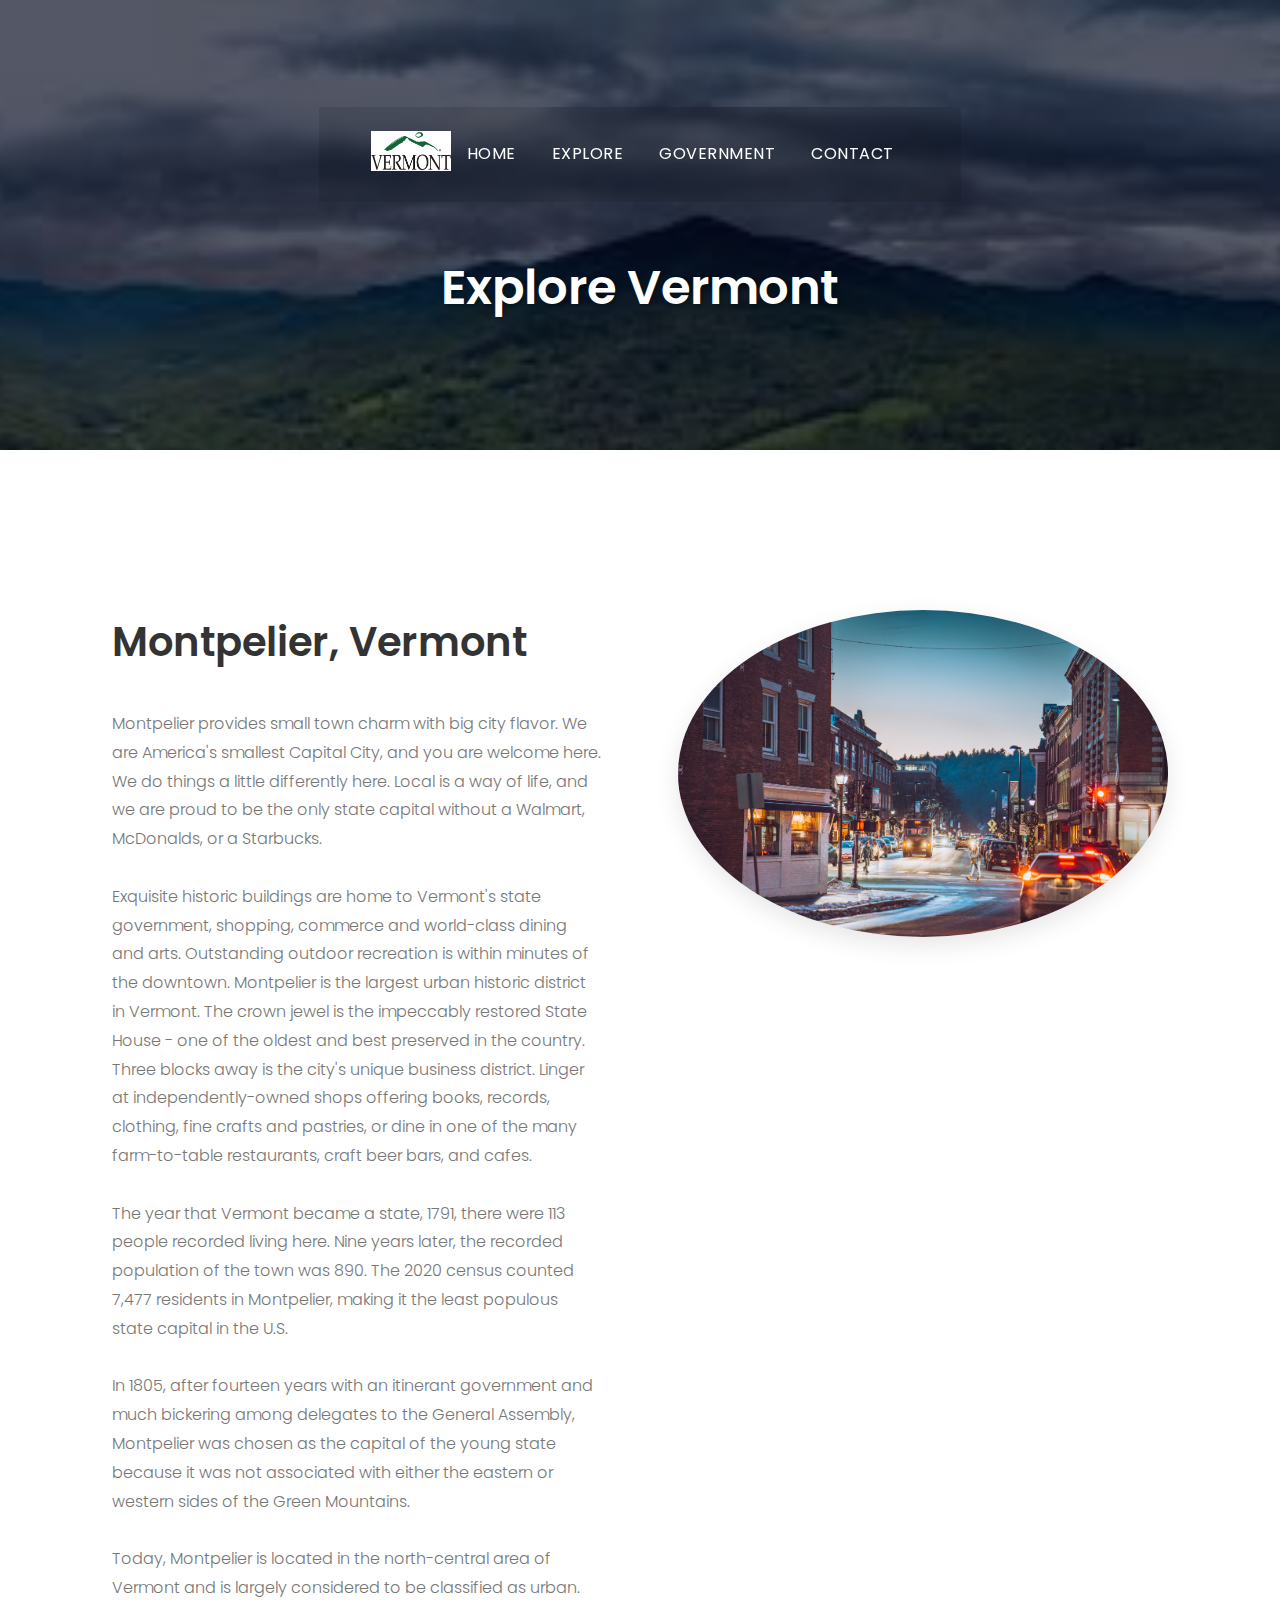
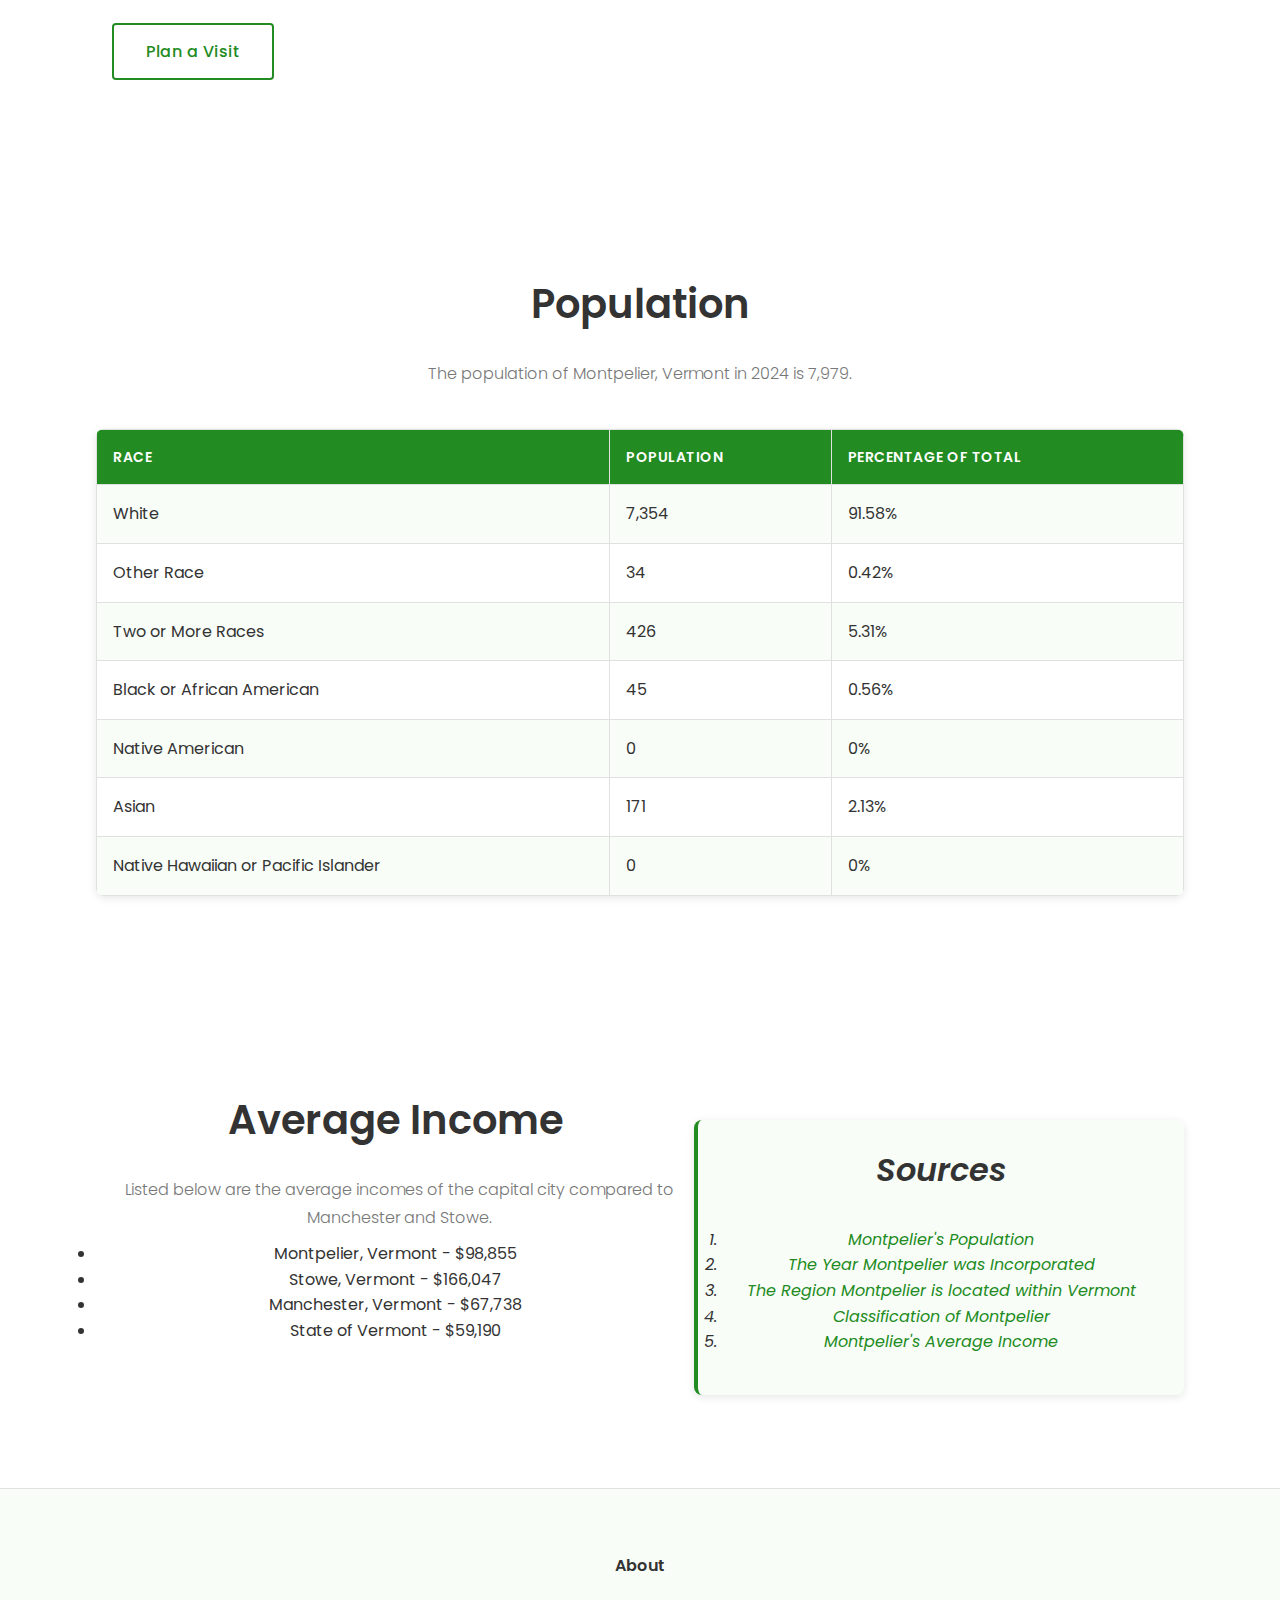
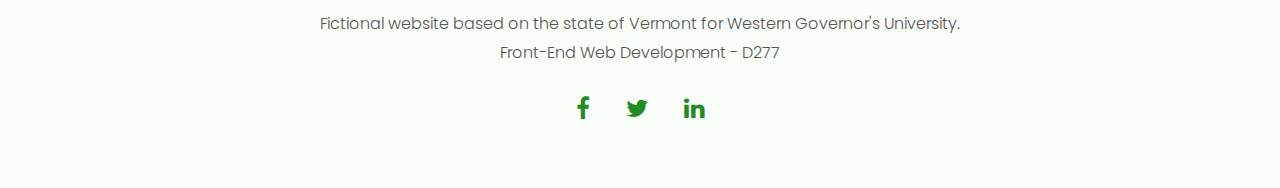
<file: pages/montpelier.html>
<!DOCTYPE html>

<html lang="en">

<head>
  <meta charset="UTF-8">
  <meta name="viewport" content="width=device-width, initial-scale=1.0">
  <title>Montpelier Vermont</title>
  <link rel="stylesheet" href="../css/style.css">
  <link href="https://fonts.googleapis.com/css?family=Poppins:100,200,300,400,600,700&display=swap" rel="stylesheet">
  <link rel="stylesheet" href="https://stackpath.bootstrapcdn.com/font-awesome/4.7.0/css/font-awesome.min.css">
</head>

<header>

  <section class="sub-header">

    <nav>
      <a href="../index.html"><img src="../images/State Logo.png" alt="Vermont Green Mountain Range"></a>

      <div class="nav-links" id="navLinks">
        <i class="fa fa-close" onclick="hideMenu()"></i>

        <ul>
          <li><a href="../index.html">HOME</a></li>
          <li><a href="explore.html">EXPLORE</a></li>
          <li><a href="government.html">GOVERNMENT</a></li>
          <li><a href="contact.html">CONTACT</a></li>
        </ul>

      </div>

      <i class="fa fa-bars" onclick="showMenu()"></i>

    </nav>

    <h1 style="color: white;">Explore Vermont</h1>

  </section>

</header>

  <!------- Montpelier, Vermont -------->

  <body>

  <section class="city-us">

    <div class="row">

      <div class="city-col">
        <h1>Montpelier, Vermont</h1>
        <p>Montpelier provides small town charm with big city flavor. We are America's smallest Capital City, and you are welcome here. We do things a little differently here. Local is a way of life, and we are proud to be the only state capital without a Walmart, McDonalds, or a Starbucks.
          <br>
          <br>
          Exquisite historic buildings are home to Vermont's state government, shopping, commerce and world-class dining and arts. Outstanding outdoor recreation is within minutes of the downtown. Montpelier is the largest urban historic district in Vermont. The crown jewel is the impeccably restored State House - one of the oldest and best preserved in the country. Three blocks away is the city's unique business district. Linger at independently-owned shops offering books, records, clothing, fine crafts and pastries, or dine in one of the many farm-to-table restaurants, craft beer bars, and cafes.
          <br>
          <br>
          The year that Vermont became a state, 1791, there were 113 people recorded living here.  Nine years later, the recorded population of the town was 890. The 2020 census counted 7,477 residents in Montpelier, making it the least populous state capital in the U.S.
          <br>
          <br>
          In 1805, after fourteen years with an itinerant government and much bickering among delegates to the General Assembly, Montpelier was chosen as the capital of the young state because it was not associated with either the eastern or western sides of the Green Mountains. 
          <br>
          <br>
          Today, Montpelier is located in the north-central area of Vermont and is largely considered to be classified as urban. 
        </p>
        <a href="https://www.montpelieralive.com/" class="cities-tb green-btn">Plan a Visit</a>
      </div>

      <div class="city-col">
        <img id="round" src="../images/28-montpnovember-29.jpg" alt="Photo of Downtown Montpelier">
      </div>

    </div>
  </section>

  <!------- Population -------->

  <section class=think>

    <h1>Population</h1>
    <p>The population of Montpelier, Vermont in 2024 is 7,979.</p>

    <table>
      <tr>
        <th>Race</th>
        <th>Population</th>
        <th>Percentage of Total</th>
      </tr>
      
      <tr>
        <td>White</td>
        <td>7,354</td>
        <td>91.58%</td>
      </tr>
      
      <tr>
        <td>Other Race</td>
        <td>34</td>
        <td>0.42%</td>
      </tr>
      
      <tr>
        <td>Two or More Races</td>
        <td>426</td>
        <td>5.31%</td>
      </tr>
      
      <tr>
        <td>Black or African American</td>
        <td>45</td>
        <td>0.56%</td>
        </tr>
      
      <tr>
        <td>Native American</td>
        <td>0</td>
        <td>0%</td>
        </tr>
      
      <tr>
        <td>Asian</td>
        <td>171</td>
        <td>2.13%</td>
        </tr>

      <tr>
        <td>Native Hawaiian or Pacific Islander</td>
        <td>0</td>
        <td>0%</td>
      </tr>
      
    </table>

  </section>

  <!------- Population / Sources -------->

  <section class=think>

    <aside class="aside">

      <h2>Sources</h2>
      <p>
        <ol>
          <li><a href="https://worldpopulationreview.com/us-cities/montpelier-vt-population">Montpelier's Population</a></li>
          <li><a href="https://www.montpelier-vt.org/552/History-of-Montpelier">The Year Montpelier was Incorporated</a></li>
          <li><a href="https://en.wikipedia.org/wiki/Montpelier,_Vermont">The Region Montpelier is located within Vermont</a></li>
          <li><a href="https://www.montpelier-vt.org/552/History-of-Montpelier">Classification of Montpelier</a></li>
          <li><a href="https://www.forbes.com/advisor/business/average-salary-by-state/">Montpelier's Average Income</a></li>
        </ol>
      </p>

    </aside>
    
    <h1>Average Income</h1>
    <p>Listed below are the average incomes of the capital city compared to Manchester and Stowe.</p>

    <div>
      
      <ul>
        <li>Montpelier, Vermont - $98,855</li>
        <li>Stowe, Vermont - $166,047</li>
        <li>Manchester, Vermont - $67,738</li>
        <li>State of Vermont - $59,190</li>
      </ul>
      
    </div>
    
  </section>

  <!-------- footer ---------->

  <section class="footer">

    <h4>About</h4>
    <p>Fictional website based on the state of Vermont for Western Governor's University. <br> Front-End Web Development
      - D277</p>

    <div class="icons">
      <a href="https://www.facebook.com/MyVermont/"><i class="fa fa-facebook"></i></a>
      <a href="https://twitter.com/vermontgov?lang=en"><i class="fa fa-twitter"></i></a>
      <a href="https://www.linkedin.com/company/state-of-vermont/"><i class="fa fa-linkedin"></i></a>
    </div>

  </section>


  <!----JavaScript for toggle menu---->
  <script>
    var navLinks = document.getElementById("navLinks");

    function showMenu() {
      navLinks.style.right = "0";
    }

    function hideMenu() {
      navLinks.style.right = "-200px";
    }
  </script>

</body>

</html>
</file>
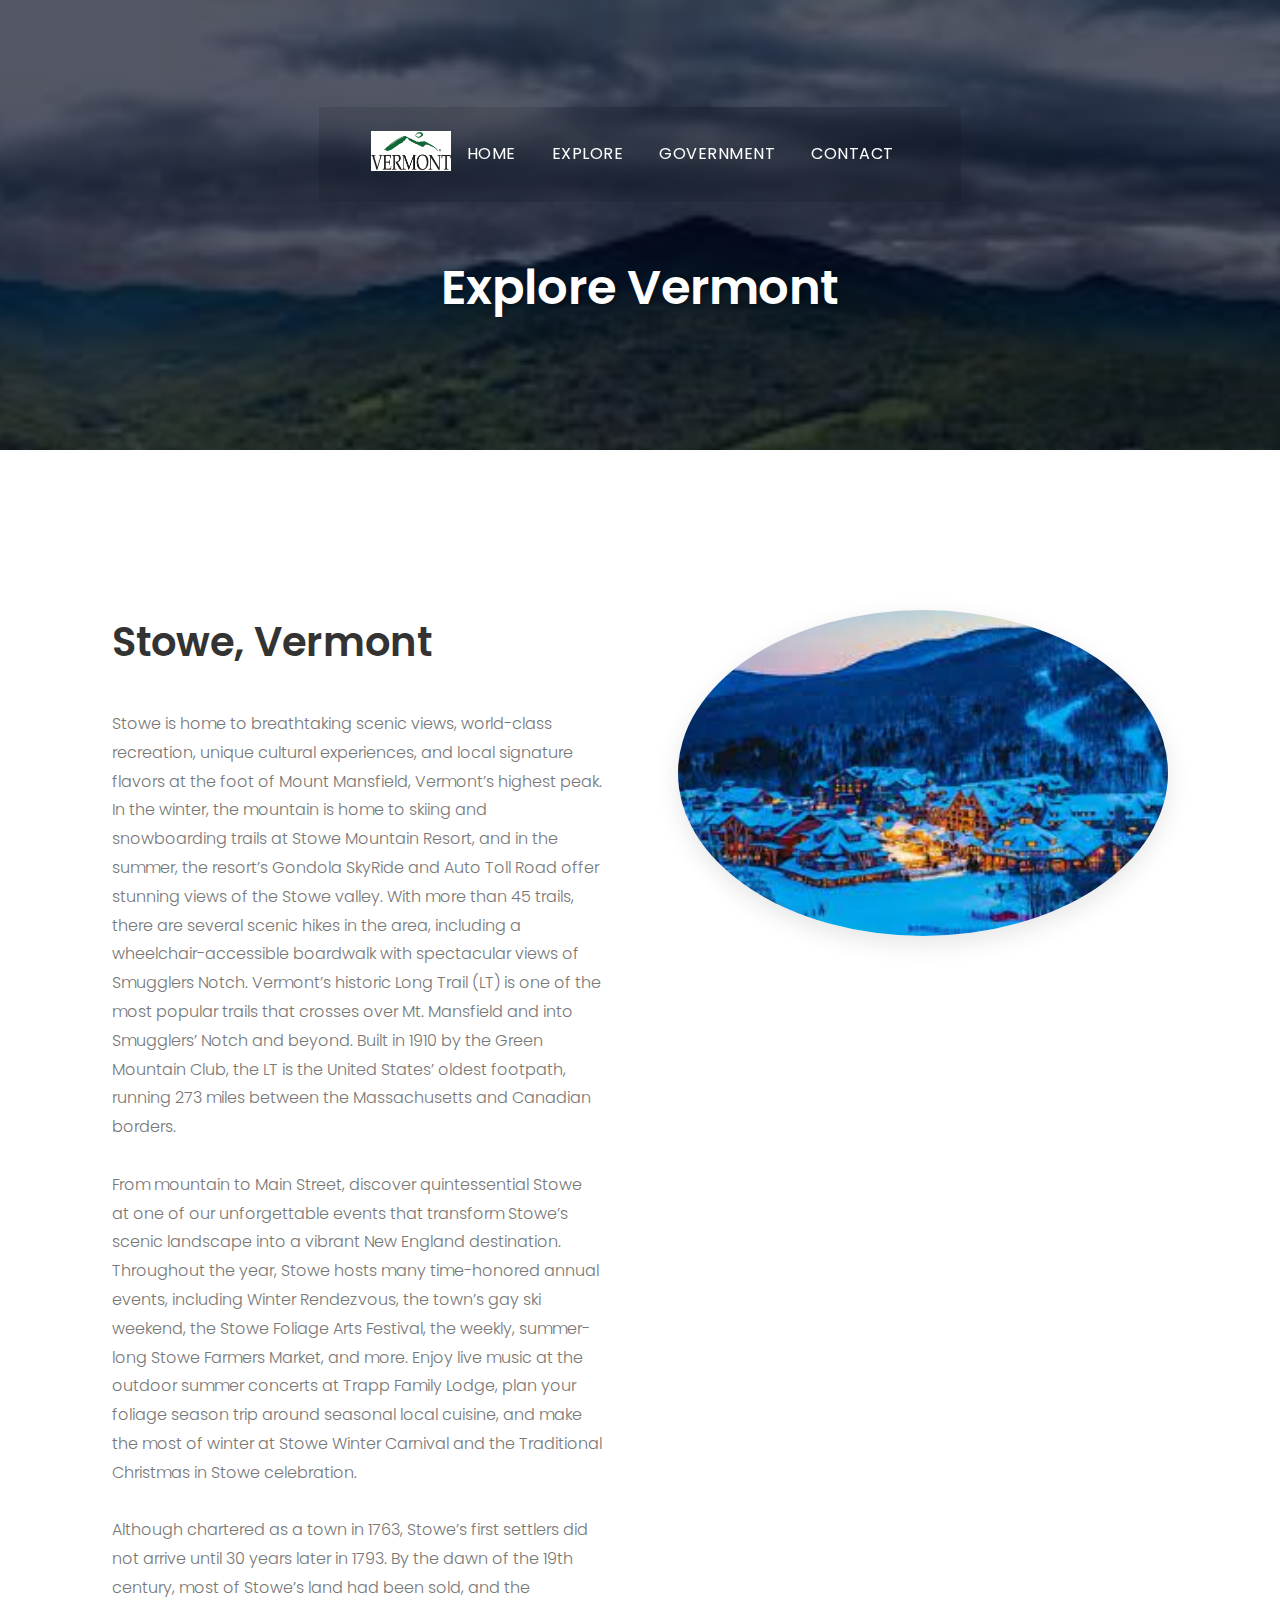
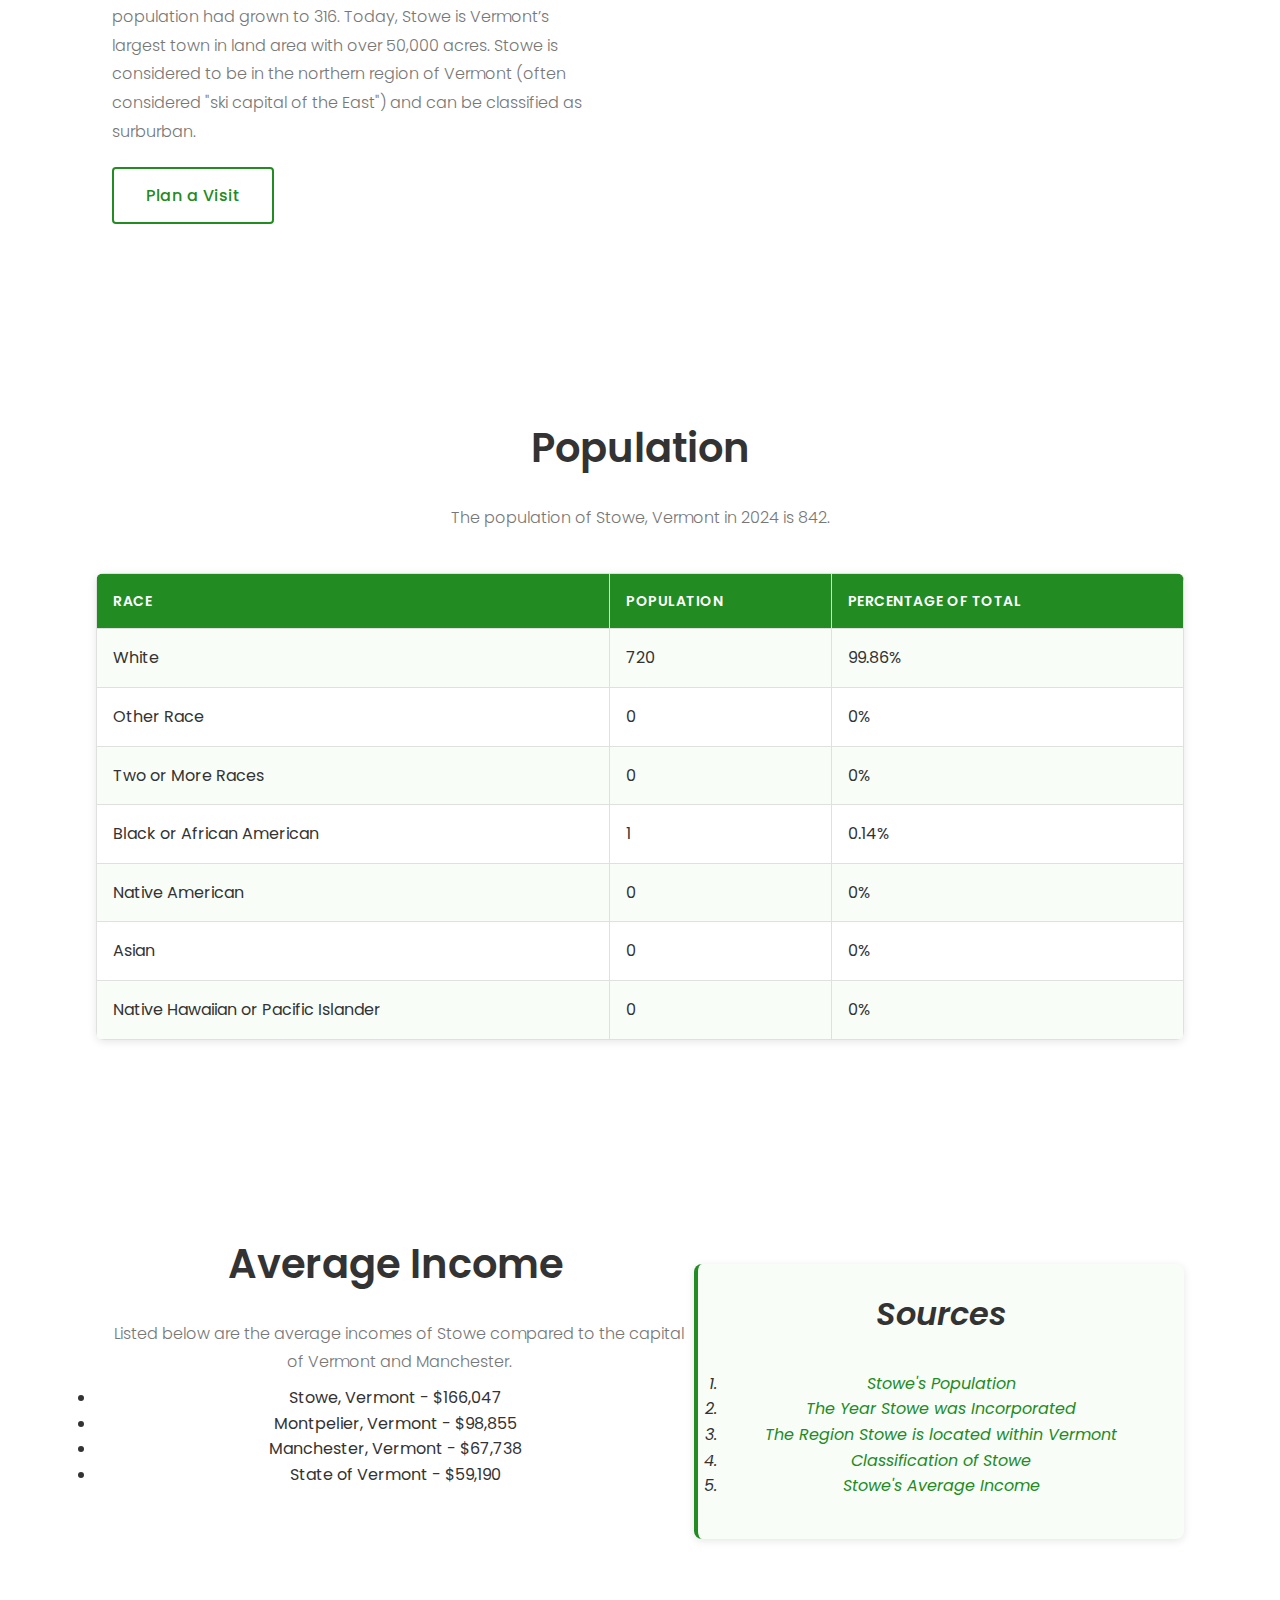
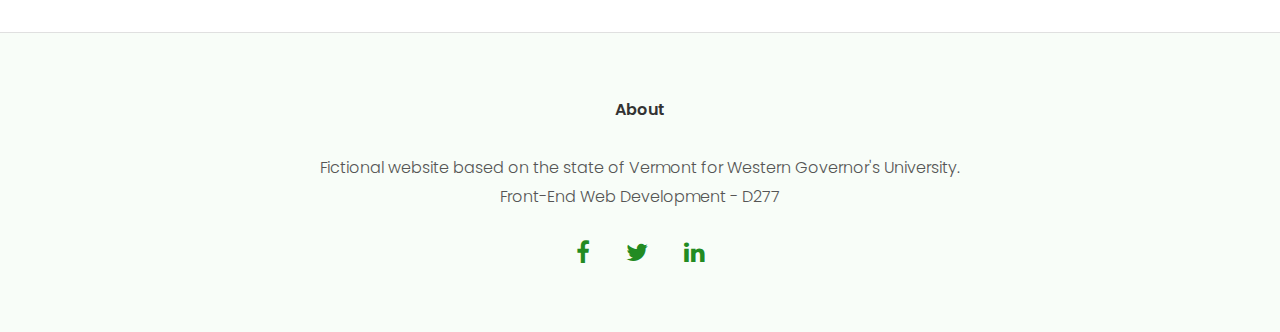
<file: pages/stowe.html>
<!DOCTYPE html>

<html lang="en">

<head>
  <meta charset="UTF-8">
  <meta name="viewport" content="width=device-width, initial-scale=1.0">
  <title>Stowe Vermont</title>
  <link rel="stylesheet" href="../css/style.css">
  <link href="https://fonts.googleapis.com/css?family=Poppins:100,200,300,400,600,700&display=swap" rel="stylesheet">
  <link rel="stylesheet" href="https://stackpath.bootstrapcdn.com/font-awesome/4.7.0/css/font-awesome.min.css">
</head>

<header>

  <section class="sub-header">

    <nav>
      <a href="../index.html"><img src="../images/State Logo.png" alt="Vermont Green Mountain Range"></a>

      <div class="nav-links" id="navLinks">
        <i class="fa fa-close" onclick="hideMenu()"></i>

        <ul>
          <li><a href="../index.html">HOME</a></li>
          <li><a href="explore.html">EXPLORE</a></li>
          <li><a href="government.html">GOVERNMENT</a></li>
          <li><a href="contact.html">CONTACT</a></li>
        </ul>

      </div>

      <i class="fa fa-bars" onclick="showMenu()"></i>

    </nav>

    <h1 style="color: white;">Explore Vermont</h1>

  </section>

</header>

  <!------- Stowe, Vermont -------->

  <body>

  <section class="city-us">

    <div class="row">

      <div class="city-col">
        <h1>Stowe, Vermont</h1>
        <p> 
          Stowe is home to breathtaking scenic views, world-class recreation, unique cultural experiences, and local signature flavors at the foot of Mount Mansfield, Vermont’s highest peak. In the winter, the mountain is home to skiing and snowboarding trails at Stowe Mountain Resort, and in the summer, the resort’s Gondola SkyRide and Auto Toll Road offer stunning views of the Stowe valley. With more than 45 trails, there are several scenic hikes in the area, including a wheelchair-accessible boardwalk with spectacular views of Smugglers Notch. Vermont’s historic Long Trail (LT) is one of the most popular trails that crosses over Mt. Mansfield and into Smugglers’ Notch and beyond. Built in 1910 by the Green Mountain Club, the LT is the United States’ oldest footpath, running 273 miles between the Massachusetts and Canadian borders.  
          <br>
          <br>
          From mountain to Main Street, discover quintessential Stowe at one of our unforgettable events that transform Stowe’s scenic landscape into a vibrant New England destination. Throughout the year, Stowe hosts many time-honored annual events, including Winter Rendezvous, the town’s gay ski weekend, the Stowe Foliage Arts Festival, the weekly, summer-long Stowe Farmers Market, and more. Enjoy live music at the outdoor summer concerts at Trapp Family Lodge, plan your foliage season trip around seasonal local cuisine, and make the most of winter at Stowe Winter Carnival and the Traditional Christmas in Stowe celebration.  
          <br>
          <br>
          Although chartered as a town in 1763, Stowe’s first settlers did not arrive until 30 years later in 1793. By the dawn of the 19th century, most of Stowe’s land had been sold, and the population had grown to 316. Today, Stowe is Vermont’s largest town in land area with over 50,000 acres. Stowe is considered to be in the northern region of Vermont (often considered "ski capital of the East") and can be classified as surburban. 
        </p>
        <a href="https://www.vermontvacation.com/explore-vermont/historic-downtowns/stowe" class="cities-tb green-btn">Plan a Visit</a>
      </div>

      <div class="city-col">
        <img id="round" src="../images/stowe.jpg" alt="Photo of Resort in Stowe, Covered in Snow">
      </div>

    </div>
  </section>

  <!------- Population -------->

  <section class=think>

    <h1>Population</h1>
    <p>The population of Stowe, Vermont in 2024 is 842.</p>

    <table>
      <tr>
        <th>Race</th>
        <th>Population</th>
        <th>Percentage of Total</th>
      </tr>
      
      <tr>
        <td>White</td>
        <td>720</td>
        <td>99.86%</td>
      </tr>
      
      <tr>
        <td>Other Race</td>
        <td>0</td>
        <td>0%</td>
      </tr>
      
      <tr>
        <td>Two or More Races</td>
        <td>0</td>
        <td>0%</td>
      </tr>
      
      <tr>
        <td>Black or African American</td>
        <td>1</td>
        <td>0.14%</td>
        </tr>
      
      <tr>
        <td>Native American</td>
        <td>0</td>
        <td>0%</td>
        </tr>
      
      <tr>
        <td>Asian</td>
        <td>0</td>
        <td>0%</td>
        </tr>

      <tr>
        <td>Native Hawaiian or Pacific Islander</td>
        <td>0</td>
        <td>0%</td>
      </tr>
      
    </table>

  </section>

  <!------- Population / Sources -------->

  <section class=think>

    <aside class="aside">

      <h2>Sources</h2>
      <p>
        <ol>
          <li><a href="https://worldpopulationreview.com/us-cities/stowe-vt-population">Stowe's Population</a></li>
          <li><a href="https://greenmountaininn.com/experience/stowe-history.shtml">The Year Stowe was Incorporated</a></li>
          <li><a href="https://www.flytradewind.com/blog/a-weekend-guide-to-stowe-vermont/#:~:text=Nestled%20in%20Northern%20Vermont%20just,%2C%E2%80%9D%20and%20with%20good%20reason">The Region Stowe is located within Vermont</a></li>
          <li><a href="https://www.niche.com/places-to-live/stowe-lamoille-vt/">Classification of Stowe</a></li>
          <li><a href="https://www.forbes.com/advisor/business/average-salary-by-state/">Stowe's Average Income</a></li>
        </ol>
      </p>

    </aside>
    
    <h1>Average Income</h1>
    <p>Listed below are the average incomes of Stowe compared to the capital of Vermont and Manchester.</p>

    <div>
      
      <ul>
        <li>Stowe, Vermont - $166,047</li>
        <li>Montpelier, Vermont - $98,855</li>
        <li>Manchester, Vermont - $67,738</li>
        <li>State of Vermont - $59,190</li>
      </ul>
      
    </div>
    
  </section>

  <!-------- footer ---------->

  <section class="footer">

    <h4>About</h4>
    <p>Fictional website based on the state of Vermont for Western Governor's University. <br> Front-End Web Development
      - D277</p>

    <div class="icons">
      <a href="https://www.facebook.com/MyVermont/"><i class="fa fa-facebook"></i></a>
      <a href="https://twitter.com/vermontgov?lang=en"><i class="fa fa-twitter"></i></a>
      <a href="https://www.linkedin.com/company/state-of-vermont/"><i class="fa fa-linkedin"></i></a>
    </div>

  </section>


  <!----JavaScript for toggle menu---->
  <script>
    var navLinks = document.getElementById("navLinks");

    function showMenu() {
      navLinks.style.right = "0";
    }

    function hideMenu() {
      navLinks.style.right = "-200px";
    }
  </script>

</body>

</html>
</file>
<file: css/style.css>
/* CSS Variables for consistent theming */
:root {
  --primary-green: #228b22;
  --primary-green-dark: #1a6b1a;
  --primary-green-light: #2ea92e;
  --background-light: #ffffff;
  --background-tint: #f8fdf8;
  --accent-green: #C1E1C1;
  --text-dark: #333333;
  --text-medium: #555555;
  --text-light: #777777;
  --border-color: #e0e0e0;
  --shadow-color: rgba(0, 0, 0, 0.1);
}

* {
  margin: 0;
  padding: 0;
  box-sizing: border-box;
}

html {
  scroll-behavior: smooth;
}

body {
  font-family: 'Poppins', sans-serif;
  background-color: var(--background-light);
  color: var(--text-dark);
  line-height: 1.6;
}

/* Header Styles */
.header {
  min-height: 100vh;
  width: 100%;
  background-image: linear-gradient(rgba(4, 9, 30, 0.65), rgba(4, 9, 30, 0.65)), url(../images/VermontStateHouse.jpg);
  background-position: center;
  background-size: cover;
  background-attachment: fixed;
  position: relative;
}

/* Navigation Styles */
nav {
  display: flex;
  padding: 1.5rem 4%;
  justify-content: space-between;
  align-items: center;
  background: rgba(0, 0, 0, 0.1);
  -webkit-backdrop-filter: blur(5px);
  backdrop-filter: blur(5px);
  transition: all 0.3s ease;
}

nav img {
  width: 80px;
  transition: transform 0.3s ease;
}

nav img:hover {
  transform: scale(1.05);
}

.nav-links {
  flex: 1;
  text-align: right;
}

.nav-links ul li {
  list-style: none;
  display: inline-block;
  padding: 0.5rem 1rem;
  position: relative;
}

.nav-links ul li a {
  color: #fff;
  text-decoration: none;
  font-size: 1rem;
  font-weight: 400;
  letter-spacing: 0.5px;
  transition: color 0.3s ease;
}

.nav-links ul li a:hover,
.nav-links ul li a:focus {
  color: var(--accent-green);
  outline: none;
}

.nav-links ul li::after {
  content: '';
  width: 0%;
  height: 2px;
  background: var(--primary-green-light);
  display: block;
  margin: auto;
  transition: width 0.3s ease;
}

.nav-links ul li:hover::after {
  width: 100%;
}

nav .fa {
  display: none;
}

/* Hero Text Box */
.text-box {
  width: 90%;
  max-width: 800px;
  color: #fff;
  position: absolute;
  top: 50%;
  left: 50%;
  transform: translate(-50%, -50%);
  text-align: center;
  animation: fadeInUp 1s ease;
}

@keyframes fadeInUp {
  from {
    opacity: 0;
    transform: translate(-50%, -45%);
  }
  to {
    opacity: 1;
    transform: translate(-50%, -50%);
  }
}

.text-box h1 {
  font-size: 4rem;
  font-weight: 700;
  margin-bottom: 1rem;
  text-shadow: 2px 2px 4px rgba(0, 0, 0, 0.3);
}

.text-box p {
  margin: 1.5rem 0 2.5rem;
  font-size: 1.25rem;
  color: #fff;
  font-weight: 300;
  letter-spacing: 2px;
}

/* Buttons */
.cities-tb {
  display: inline-block;
  text-decoration: none;
  color: #fff;
  border: 2px solid #fff;
  padding: 0.875rem 2rem;
  font-size: 1rem;
  font-weight: 500;
  background: transparent;
  position: relative;
  cursor: pointer;
  border-radius: 4px;
  transition: all 0.3s ease;
  letter-spacing: 0.5px;
}

.cities-tb:hover,
.cities-tb:focus {
  border-color: var(--primary-green-light);
  background: var(--primary-green-light);
  transform: translateY(-2px);
  box-shadow: 0 4px 12px rgba(34, 139, 34, 0.3);
  outline: none;
}


/* Responsive Design - Mobile */
@media(max-width: 768px) {
  .nav-links ul li {
    display: block;
  }

  .nav-links {
    position: fixed;
    background: var(--primary-green);
    height: 100vh;
    width: 250px;
    top: 0;
    right: -250px;
    text-align: left;
    z-index: 999;
    transition: right 0.4s ease;
    box-shadow: -4px 0 20px rgba(0, 0, 0, 0.3);
  }

  .nav-links ul {
    padding: 2rem;
    margin-top: 3rem;
  }

  .nav-links ul li {
    padding: 1rem 0;
  }

  nav .fa {
    display: block;
    color: #fff;
    margin: 10px;
    font-size: 1.5rem;
    cursor: pointer;
    transition: transform 0.3s ease;
  }

  nav .fa:hover {
    transform: scale(1.1);
  }

  .text-box h1 {
    font-size: 2.5rem;
  }

  .text-box p {
    font-size: 1rem;
  }

  nav img {
    width: 60px;
  }
}

/*---------- Think Vermont / Explore Vermont --------*/

.think {
  width: 85%;
  max-width: 1200px;
  margin: auto;
  text-align: center;
  padding: 5rem 0;
}

h1 {
  font-size: 2.5rem;
  font-weight: 600;
  color: var(--text-dark);
  margin-bottom: 1rem;
}

h2 {
  font-size: 2rem;
  font-weight: 600;
  color: var(--text-dark);
  margin-bottom: 1rem;
}

h3 {
  font-size: 1.5rem;
  text-align: center;
  font-weight: 600;
  margin: 1rem 0;
  color: var(--text-dark);
}

p {
  color: var(--text-light);
  font-size: 1rem;
  font-weight: 300;
  line-height: 1.8;
  padding: 0.5rem;
}

.row {
  margin-top: 3rem;
  display: flex;
  justify-content: space-between;
  gap: 2rem;
  flex-wrap: wrap;
}

.think-col {
  flex-basis: calc(33.333% - 1.5rem);
  background: var(--background-tint);
  border: 1px solid var(--border-color);
  border-radius: 12px;
  margin-bottom: 2rem;
  padding: 2rem 1.5rem;
  transition: all 0.3s ease;
}

.think-col:hover {
  box-shadow: 0 8px 24px var(--shadow-color);
  transform: translateY(-5px);
  border-color: var(--primary-green-light);
}

@media (max-width: 768px) {
  .row {
    flex-direction: column;
  }

  .think-col {
    flex-basis: 100%;
  }

  h1 {
    font-size: 2rem;
  }

  h2 {
    font-size: 1.75rem;
  }

  h3 {
    font-size: 1.25rem;
  }
}

/*---------------- The Green Mountain State ----------------*/

.mount {
  width: 85%;
  max-width: 1200px;
  margin: auto;
  text-align: left;
  padding: 3rem 0;
}

.mount img {
  width: 100%;
  max-width: 400px;
  border-radius: 8px;
  box-shadow: 0 4px 12px var(--shadow-color);
  transition: transform 0.3s ease;
}

.mount img:hover {
  transform: scale(1.02);
}

aside {
  display: block;
  width: 35%;
  padding: 1.5rem;
  margin-left: 1.5rem;
  float: right;
  font-style: italic;
  background-color: var(--background-tint);
  border-left: 4px solid var(--primary-green);
  border-radius: 8px;
  box-shadow: 0 2px 8px var(--shadow-color);
}

aside a {
  color: var(--primary-green);
  text-decoration: none;
  transition: color 0.3s ease;
}

aside a:hover {
  color: var(--primary-green-dark);
  text-decoration: underline;
}

/*-------------- Signature Events / Explore Vermont ----------------*/

.events {
  width: 85%;
  max-width: 1200px;
  margin: auto;
  text-align: center;
  padding: 5rem 0;
}

.events-col {
  flex-basis: calc(33.333% - 1.5rem);
  border-radius: 12px;
  margin-bottom: 2rem;
  text-align: left;
  transition: transform 0.3s ease;
}

.events-col:hover {
  transform: translateY(-5px);
}

.events-col img {
  width: 100%;
  border-radius: 12px;
  transition: transform 0.3s ease;
  box-shadow: 0 4px 12px var(--shadow-color);
}

.events-col img:hover {
  transform: scale(1.02);
}

.events-col p {
  padding: 0;
}

.events-col h3 {
  margin-top: 1.25rem;
  margin-bottom: 1rem;
  text-align: left;
}

.events-col a {
  color: var(--primary-green);
  text-decoration: none;
  font-weight: 500;
  transition: color 0.3s ease;
}

.events-col a:hover,
.events-col a:focus {
  color: var(--primary-green-dark);
  text-decoration: underline;
}

.asidetwo {
  display: block;
  width: 25%;
  padding: 1.5rem;
  margin-left: 1.5rem;
  float: right;
  font-style: italic;
  background-color: var(--background-tint);
  border-left: 4px solid var(--primary-green);
  border-radius: 8px;
  box-shadow: 0 2px 8px var(--shadow-color);
}

/*--------------Footer---------------*/

.footer {
  width: 100%;
  text-align: center;
  padding: 3rem 0;
  background-color: var(--background-tint);
  border-top: 1px solid var(--border-color);
  margin-top: 4rem;
}

.footer h4 {
  margin-bottom: 1.5rem;
  margin-top: 1rem;
  font-weight: 600;
  color: var(--text-dark);
}

.footer p {
  color: var(--text-medium);
}

.icons .fa {
  color: var(--primary-green);
  margin: 0 1rem;
  cursor: pointer;
  padding: 1.25rem 0;
  font-size: 1.5rem;
  transition: all 0.3s ease;
}

.icons .fa:hover,
.icons .fa:focus {
  color: var(--primary-green-dark);
  transform: translateY(-3px);
}

/*--------------- Manchester / Montpelier / Stowe --------------*/

.sub-header {
  height: 50vh;
  min-height: 400px;
  width: 100%;
  background-image: linear-gradient(rgba(4, 9, 30, 0.65), rgba(4, 9, 30, 0.65)), url(../images/green.jpg);
  background-position: center;
  background-size: cover;
  background-attachment: fixed;
  text-align: center;
  color: #fff;
  display: flex;
  flex-direction: column;
  justify-content: center;
  align-items: center;
}

.sub-header h1 {
  margin-top: 3rem;
  font-size: 3rem;
  text-shadow: 2px 2px 4px rgba(0, 0, 0, 0.3);
}

.city-us {
  width: 85%;
  max-width: 1200px;
  margin: auto;
  padding: 5rem 0;
}

.city-col {
  flex-basis: 48%;
  padding: 2rem 1rem;
}

.city-col h1 {
  padding-top: 0;
  color: var(--text-dark);
}

.city-col p {
  padding: 1.25rem 0;
  color: var(--text-light);
}

.cities-tb.green-btn {
  border: 2px solid var(--primary-green);
  background: transparent;
  color: var(--primary-green);
}

.cities-tb.green-btn:hover,
.cities-tb.green-btn:focus {
  border-color: var(--primary-green-dark);
  background: var(--primary-green-dark);
  color: #fff;
  transform: translateY(-2px);
  box-shadow: 0 4px 12px rgba(34, 139, 34, 0.3);
}

.content-image {
  flex-basis: 50%;
}

.city-col img {
  width: 100%;
  max-width: 500px;
  transition: transform 0.3s ease;
}

.city-col img:hover {
  transform: scale(1.02);
}

#round {
  border-radius: 50%;
  box-shadow: 0 8px 24px var(--shadow-color);
}

/* Tables */
table {
  border-collapse: collapse;
  width: 100%;
  margin: 2rem 0;
  box-shadow: 0 2px 8px var(--shadow-color);
  border-radius: 8px;
  overflow: hidden;
}

th,
td {
  border: 1px solid var(--border-color);
  padding: 1rem;
  text-align: left;
}

th {
  background-color: var(--primary-green);
  color: white;
  font-weight: 600;
  text-transform: uppercase;
  font-size: 0.875rem;
  letter-spacing: 0.5px;
}

td {
  color: var(--text-dark);
}

.center {
  margin-left: auto;
  margin-right: auto;
}

tr:nth-child(even) {
  background-color: var(--background-tint);
}

tr:hover {
  background-color: rgba(193, 225, 193, 0.3);
  transition: background-color 0.3s ease;
}

/*------- Government ------*/

.sub-headertwo {
  height: 50vh;
  min-height: 400px;
  width: 100%;
  background-image: linear-gradient(rgba(4, 9, 30, 0.65), rgba(4, 9, 30, 0.65)), url(../images/Phil.jpg);
  background-position: center;
  background-size: cover;
  background-attachment: fixed;
  text-align: center;
  color: #fff;
  display: flex;
  flex-direction: column;
  justify-content: center;
  align-items: center;
}

.sub-headertwo h1 {
  margin-top: 2rem;
  font-size: 3rem;
  text-shadow: 2px 2px 4px rgba(0, 0, 0, 0.3);
}

.sub-headertwo h3 {
  color: #fff;
  margin-bottom: 1.5rem;
  line-height: 1.6;
  max-width: 600px;
}

/*------- Contact Us Page ------------*/

.location {
  padding-bottom: 50%;
  position: relative;
  margin: 2rem 0;
  border-radius: 12px;
  overflow: hidden;
  box-shadow: 0 4px 12px var(--shadow-color);
}

.location iframe {
  height: 100%;
  width: 100%;
  left: 0;
  top: 0;
  position: absolute;
}

.contact-us {
  width: 85%;
  max-width: 1200px;
  margin: auto;
  padding: 3rem 0;
}

.contact-col {
  flex-basis: 48%;
  margin-bottom: 2rem;
}

.contact-col div {
  display: flex;
  align-items: center;
  margin-bottom: 2.5rem;
}

.contact-col div .fa {
  font-size: 1.75rem;
  color: var(--primary-green);
  margin: 0.5rem;
  margin-right: 2rem;
  transition: color 0.3s ease;
}

.contact-col div .fa:hover {
  color: var(--primary-green-dark);
}

.contact-col div p {
  padding: 0;
  color: var(--text-medium);
}

.contact-col div h5 {
  font-size: 1.25rem;
  margin-bottom: 0.5rem;
  color: var(--text-medium);
  font-weight: 500;
}

.contact-col input,
.contact-col textarea {
  width: 100%;
  padding: 1rem;
  margin-bottom: 1.25rem;
  outline: none;
  border: 2px solid var(--border-color);
  border-radius: 4px;
  font-family: 'Poppins', sans-serif;
  font-size: 1rem;
  transition: border-color 0.3s ease;
}

.contact-col input:focus,
.contact-col textarea:focus {
  border-color: var(--primary-green);
  box-shadow: 0 0 0 3px rgba(34, 139, 34, 0.1);
}

.contact-col input.error {
  border-color: #dc3545;
}

.contact-col input.success {
  border-color: var(--primary-green);
}

.contact-col textarea {
  min-height: 120px;
  resize: vertical;
}

.aside {
    width: 45%;
    float: right;
    margin: 2rem 0;
}

/* Contact page layout: align aside to the right and center the rel/abs box */
.location + section {
  display: flex;
  justify-content: center;
  align-items: flex-start;
  gap: 2rem;
  flex-wrap: wrap;
}

.location + section .aside {
  float: none;
  width: 300px;
  margin: 2rem 0;
}

.location + section .relative {
  margin: 2rem 0;
  flex: 0 1 520px;
}

div.relative {
  position: relative;
  max-width: 500px;
  margin: 2rem auto;
  padding: 2rem;
  padding-bottom: 17rem;
  background-color: var(--background-tint);
  border: 2px solid var(--border-color);
  border-radius: 8px;
  text-align: center;
  box-shadow: 0 2px 8px var(--shadow-color);
}

div.absolute {
  position: absolute;
  bottom: 1rem;
  left: 50%;
  transform: translateX(-50%);
  padding: 1rem;
  background-color: white;
  border: 2px solid var(--primary-green);
  border-radius: 8px;
  box-shadow: 0 2px 8px var(--shadow-color);
  max-width: 250px;
}

.footer-link {
  text-decoration: none;
  color: var(--text-light);
  transition: color 0.3s ease;
}

.footer-link:hover {
  color: var(--primary-green);
}

/* Accessibility - Screen Reader Only */
.sr-only {
  position: absolute;
  width: 1px;
  height: 1px;
  padding: 0;
  margin: -1px;
  overflow: hidden;
  clip: rect(0, 0, 0, 0);
  white-space: nowrap;
  border-width: 0;
}

/* Skip Navigation Link */
.skip-link {
  position: absolute;
  top: -40px;
  left: 0;
  background: var(--primary-green);
  color: white;
  padding: 0.5rem 1rem;
  text-decoration: none;
  z-index: 1000;
  border-radius: 0 0 4px 0;
}

.skip-link:focus {
  top: 0;
  outline: 2px solid white;
  outline-offset: 2px;
}

/* Focus Visible States */
a:focus-visible,
button:focus-visible,
input:focus-visible,
textarea:focus-visible {
  outline: 2px solid var(--primary-green);
  outline-offset: 2px;
}

/* Responsive Media Query for Mobile - Additional */
@media (max-width: 768px) {
  .aside,
  .asidetwo {
    width: 100%;
    float: none;
    margin: 2rem 0;
  }

  .sub-header h1,
  .sub-headertwo h1 {
    font-size: 2rem;
  }

  div.absolute {
    position: relative;
    right: auto;
    bottom: auto;
    max-width: 100%;
    margin-top: 1rem;
  }
}
</file>
